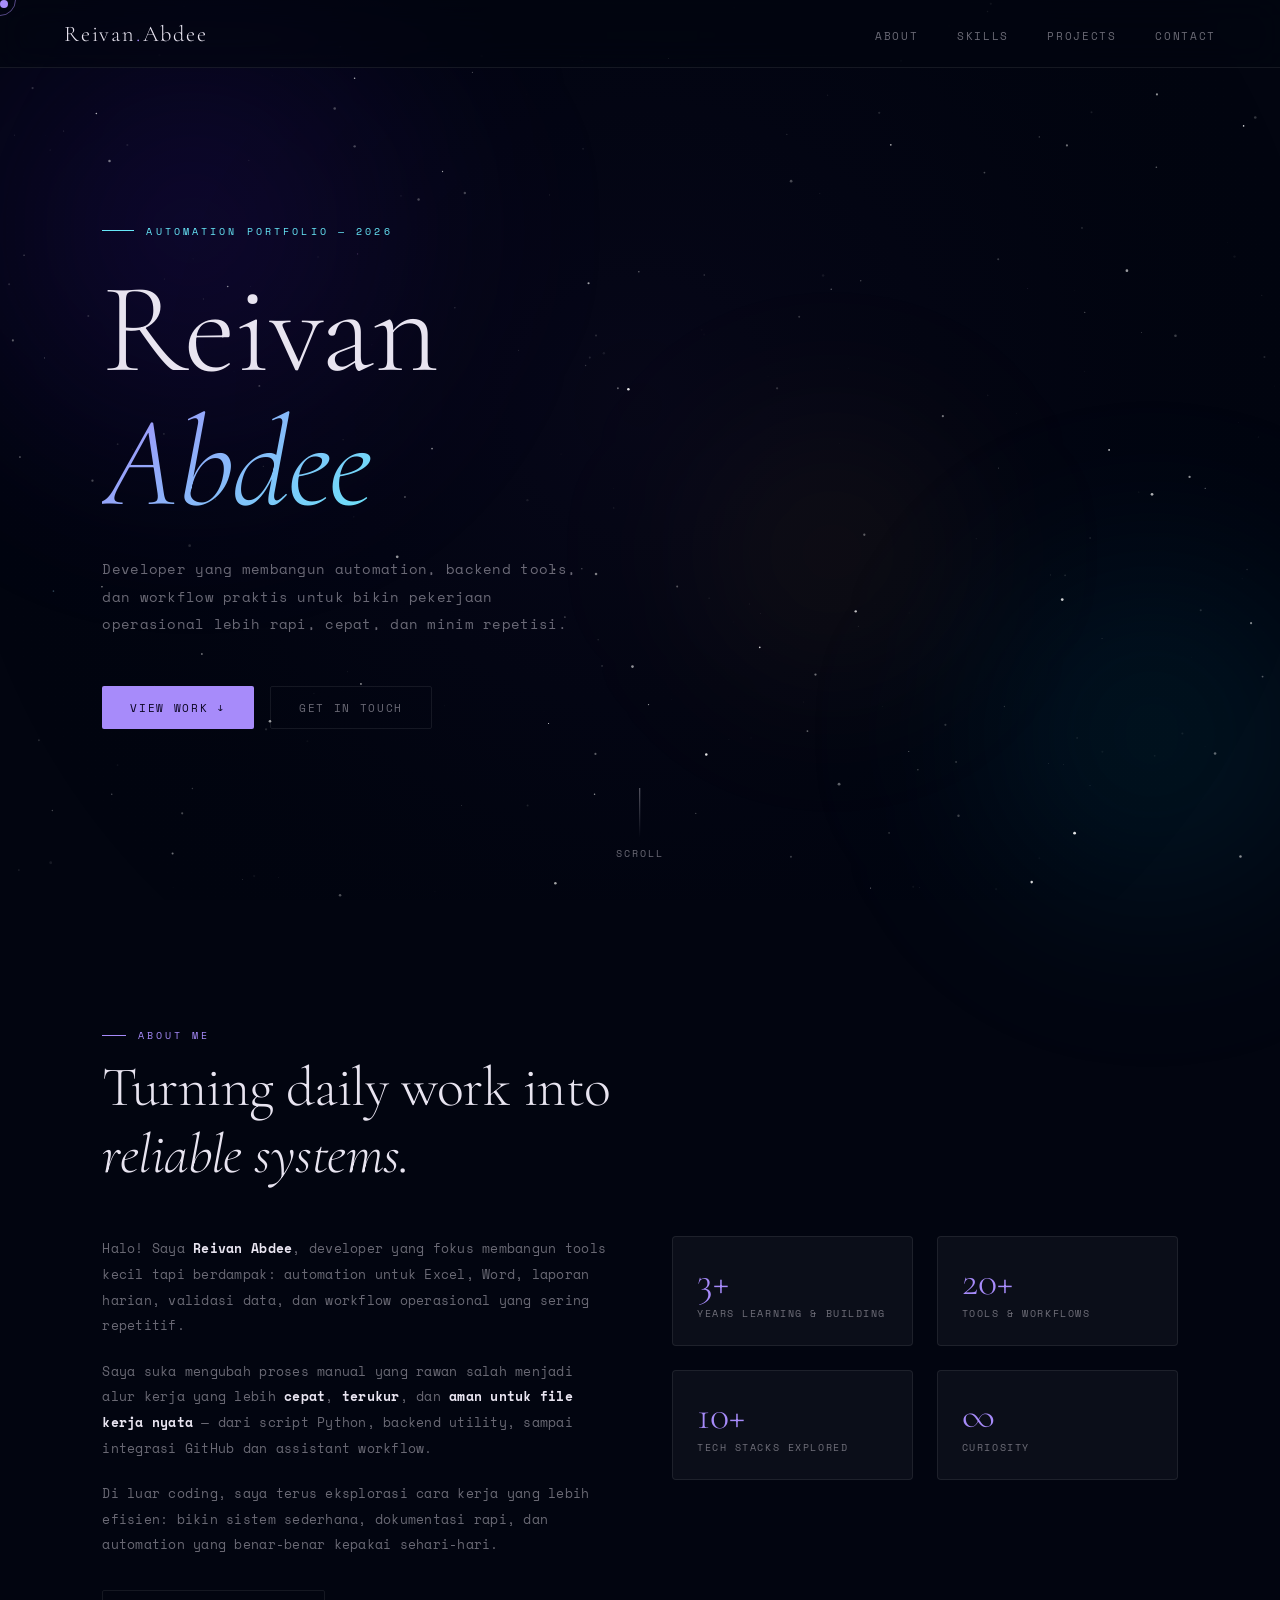
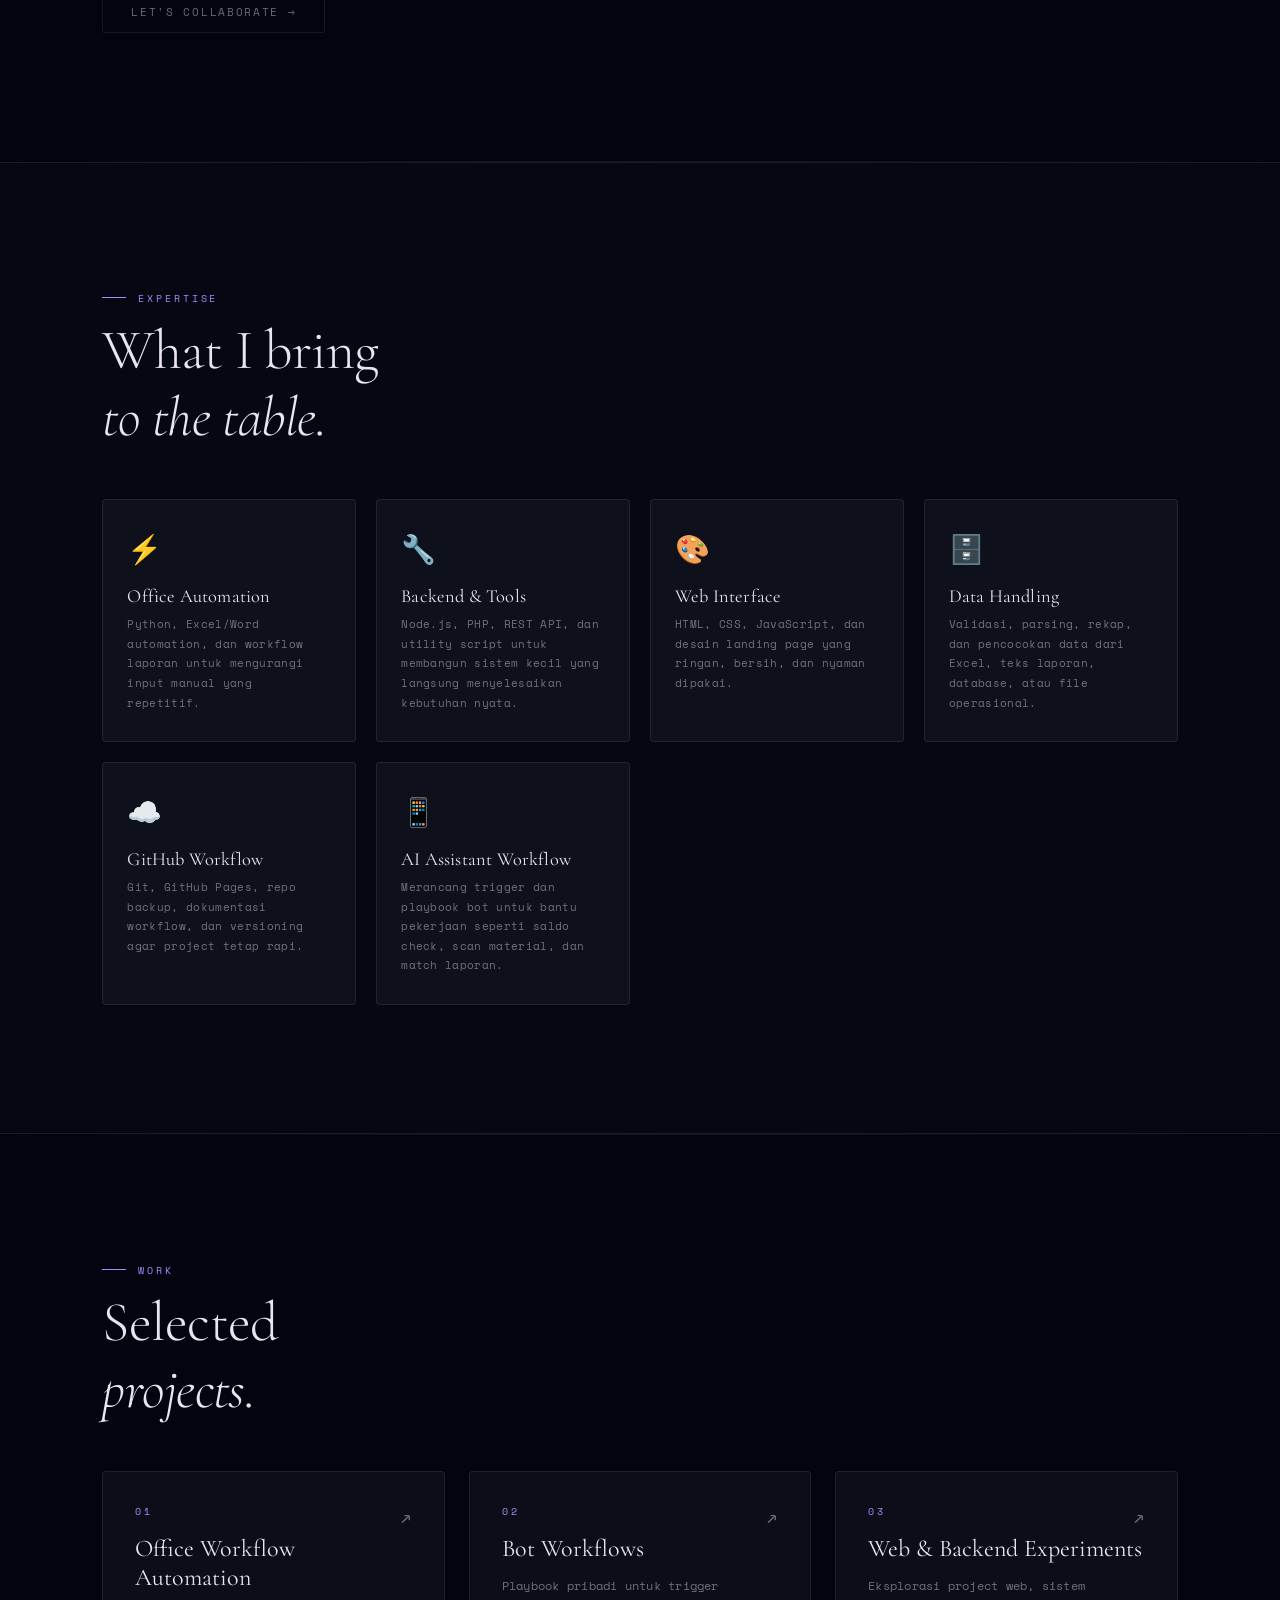
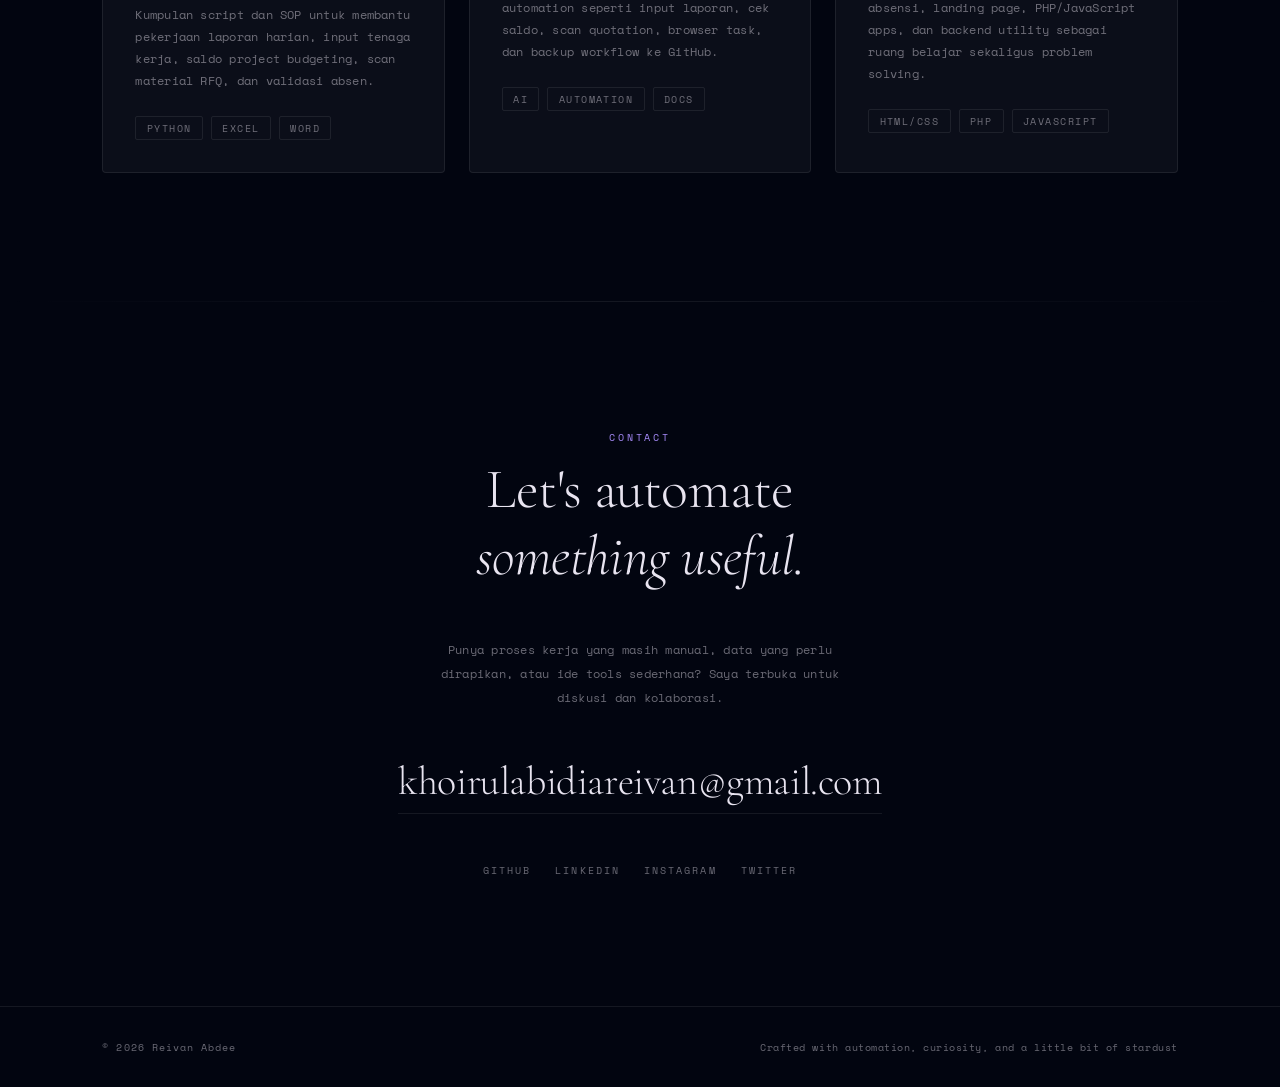
<file: index.html>
<!DOCTYPE html>
<html lang="id">
<head>
  <meta charset="UTF-8" />
  <meta name="viewport" content="width=device-width, initial-scale=1.0" />
  <title>Reivan Abdee — Automation Portfolio</title>
  <link rel="preconnect" href="https://fonts.googleapis.com" />
  <link rel="preconnect" href="https://fonts.gstatic.com" crossorigin />
  <link href="https://fonts.googleapis.com/css2?family=Cormorant+Garamond:ital,wght@0,300;0,400;0,600;1,300;1,400&family=Space+Mono:wght@400;700&display=swap" rel="stylesheet" />

  <style>
    *, *::before, *::after { box-sizing: border-box; margin: 0; padding: 0; }

    :root {
      --bg:        #020510;
      --surface:   rgba(255,255,255,0.04);
      --border:    rgba(255,255,255,0.08);
      --text:      #e8e4f0;
      --muted:     rgba(232,228,240,0.45);
      --accent:    #a78bfa;
      --accent2:   #67e8f9;
      --gold:      #fbbf24;
      --glow:      rgba(167,139,250,0.25);
    }

    html { scroll-behavior: smooth; }

    body {
      font-family: 'Space Mono', monospace;
      background: var(--bg);
      color: var(--text);
      min-height: 100vh;
      overflow-x: hidden;
    }

    #galaxy {
      position: fixed;
      inset: 0;
      z-index: 0;
      pointer-events: none;
    }

    .nebula {
      position: fixed;
      border-radius: 50%;
      filter: blur(80px);
      pointer-events: none;
      z-index: 0;
    }
    .nebula-1 {
      width: clamp(300px, 50vw, 700px);
      height: clamp(300px, 50vw, 700px);
      background: radial-gradient(circle, rgba(88,28,220,0.18) 0%, transparent 70%);
      top: -10%; left: -10%;
      animation: nebulaDrift 25s ease-in-out infinite alternate;
    }
    .nebula-2 {
      width: clamp(200px, 40vw, 600px);
      height: clamp(200px, 40vw, 600px);
      background: radial-gradient(circle, rgba(6,182,212,0.12) 0%, transparent 70%);
      bottom: -10%; right: -10%;
      animation: nebulaDrift 30s ease-in-out infinite alternate-reverse;
    }
    .nebula-3 {
      width: clamp(150px, 30vw, 400px);
      height: clamp(150px, 30vw, 400px);
      background: radial-gradient(circle, rgba(251,191,36,0.08) 0%, transparent 70%);
      top: 40%; left: 50%;
      animation: nebulaDrift 20s ease-in-out infinite alternate;
    }
    @keyframes nebulaDrift {
      0%   { transform: translate(0, 0) scale(1); }
      100% { transform: translate(40px, 30px) scale(1.15); }
    }

    .wrap { position: relative; z-index: 1; }

    nav {
      position: fixed;
      top: 0; left: 0; right: 0;
      z-index: 100;
      display: flex;
      justify-content: space-between;
      align-items: center;
      padding: 1.25rem clamp(1.5rem, 5vw, 4rem);
      background: rgba(2,5,16,0.6);
      backdrop-filter: blur(16px);
      border-bottom: 1px solid var(--border);
    }
    .nav-logo {
      font-family: 'Cormorant Garamond', serif;
      font-size: clamp(1.1rem, 2.5vw, 1.4rem);
      font-weight: 300;
      letter-spacing: 0.08em;
      color: var(--text);
      text-decoration: none;
    }
    .nav-logo span { color: var(--accent); }
    .nav-links {
      display: flex;
      gap: clamp(1rem, 3vw, 2.5rem);
      list-style: none;
    }
    .nav-links a {
      font-size: 0.7rem;
      letter-spacing: 0.15em;
      text-transform: uppercase;
      color: var(--muted);
      text-decoration: none;
      transition: color 0.3s;
      position: relative;
    }
    .nav-links a::after {
      content: '';
      position: absolute;
      bottom: -3px; left: 0;
      width: 0; height: 1px;
      background: var(--accent);
      transition: width 0.3s;
    }
    .nav-links a:hover { color: var(--text); }
    .nav-links a:hover::after { width: 100%; }

    #hero {
      min-height: 100vh;
      display: flex;
      flex-direction: column;
      justify-content: center;
      align-items: flex-start;
      padding: clamp(5rem, 10vw, 8rem) clamp(1.5rem, 8vw, 8rem) clamp(3rem, 6vw, 5rem);
    }
    .hero-tag {
      font-size: 0.65rem;
      letter-spacing: 0.3em;
      text-transform: uppercase;
      color: var(--accent2);
      margin-bottom: 1.5rem;
      display: flex;
      align-items: center;
      gap: 0.75rem;
      opacity: 0;
      animation: fadeUp 0.8s 0.3s forwards;
    }
    .hero-tag::before {
      content: '';
      width: 32px; height: 1px;
      background: var(--accent2);
    }
    .hero-name {
      font-family: 'Cormorant Garamond', serif;
      font-size: clamp(3rem, 10vw, 8rem);
      font-weight: 300;
      line-height: 1.05;
      letter-spacing: -0.01em;
      margin-bottom: 1.5rem;
      opacity: 0;
      animation: fadeUp 0.8s 0.5s forwards;
    }
    .hero-name em {
      font-style: italic;
      background: linear-gradient(135deg, var(--accent) 0%, var(--accent2) 100%);
      -webkit-background-clip: text;
      -webkit-text-fill-color: transparent;
      background-clip: text;
    }
    .hero-sub {
      font-size: clamp(0.75rem, 1.5vw, 0.9rem);
      color: var(--muted);
      max-width: 480px;
      line-height: 1.9;
      letter-spacing: 0.02em;
      margin-bottom: 3rem;
      opacity: 0;
      animation: fadeUp 0.8s 0.7s forwards;
    }
    .hero-cta {
      display: flex;
      gap: 1rem;
      flex-wrap: wrap;
      opacity: 0;
      animation: fadeUp 0.8s 0.9s forwards;
    }
    .btn {
      display: inline-flex;
      align-items: center;
      gap: 0.5rem;
      padding: 0.75rem 1.75rem;
      border-radius: 2px;
      font-family: 'Space Mono', monospace;
      font-size: 0.7rem;
      letter-spacing: 0.15em;
      text-transform: uppercase;
      text-decoration: none;
      transition: all 0.3s;
      cursor: pointer;
      border: none;
    }
    .btn-primary {
      background: var(--accent);
      color: #0a0520;
    }
    .btn-primary:hover {
      background: #c4b5fd;
      transform: translateY(-2px);
      box-shadow: 0 8px 30px var(--glow);
    }
    .btn-outline {
      background: transparent;
      border: 1px solid var(--border);
      color: var(--muted);
    }
    .btn-outline:hover {
      border-color: var(--accent);
      color: var(--accent);
      transform: translateY(-2px);
    }

    .scroll-hint {
      position: absolute;
      bottom: 2.5rem;
      left: 50%;
      transform: translateX(-50%);
      display: flex;
      flex-direction: column;
      align-items: center;
      gap: 0.5rem;
      opacity: 0;
      animation: fadeIn 1s 1.5s forwards;
    }
    .scroll-hint span {
      font-size: 0.6rem;
      letter-spacing: 0.2em;
      text-transform: uppercase;
      color: var(--muted);
    }
    .scroll-line {
      width: 1px;
      height: 50px;
      background: linear-gradient(to bottom, var(--muted), transparent);
      animation: scrollPulse 2s ease-in-out infinite;
    }
    @keyframes scrollPulse {
      0%,100% { opacity: 0.3; transform: scaleY(1); }
      50%      { opacity: 1;   transform: scaleY(0.6) translateY(10px); }
    }

    section {
      padding: clamp(4rem, 10vw, 8rem) clamp(1.5rem, 8vw, 8rem);
    }
    .section-label {
      font-size: 0.6rem;
      letter-spacing: 0.3em;
      text-transform: uppercase;
      color: var(--accent);
      margin-bottom: 0.75rem;
      display: flex;
      align-items: center;
      gap: 0.75rem;
    }
    .section-label::before {
      content: '';
      width: 24px; height: 1px;
      background: var(--accent);
    }
    .section-title {
      font-family: 'Cormorant Garamond', serif;
      font-size: clamp(2rem, 5vw, 3.5rem);
      font-weight: 300;
      line-height: 1.2;
      margin-bottom: 3rem;
      letter-spacing: -0.01em;
    }

    #about .about-grid {
      display: grid;
      grid-template-columns: 1fr 1fr;
      gap: clamp(2rem, 5vw, 5rem);
      align-items: start;
    }
    @media (max-width: 700px) {
      #about .about-grid { grid-template-columns: 1fr; }
    }
    .about-text p {
      color: var(--muted);
      line-height: 2;
      font-size: 0.8rem;
      letter-spacing: 0.02em;
      margin-bottom: 1.25rem;
    }
    .about-text p strong { color: var(--text); font-weight: 700; }
    .stat-grid {
      display: grid;
      grid-template-columns: 1fr 1fr;
      gap: 1.5rem;
    }
    .stat-card {
      padding: 1.5rem;
      background: var(--surface);
      border: 1px solid var(--border);
      border-radius: 4px;
      transition: border-color 0.3s, transform 0.3s;
    }
    .stat-card:hover {
      border-color: var(--accent);
      transform: translateY(-4px);
    }
    .stat-num {
      font-family: 'Cormorant Garamond', serif;
      font-size: 2.5rem;
      font-weight: 300;
      color: var(--accent);
      line-height: 1;
      margin-bottom: 0.25rem;
    }
    .stat-label {
      font-size: 0.65rem;
      letter-spacing: 0.15em;
      text-transform: uppercase;
      color: var(--muted);
    }

    #skills {
      background: rgba(255,255,255,0.015);
      border-top: 1px solid var(--border);
      border-bottom: 1px solid var(--border);
    }
    .skills-grid {
      display: grid;
      grid-template-columns: repeat(auto-fit, minmax(min(100%, 220px), 1fr));
      gap: 1.25rem;
    }
    .skill-card {
      padding: 1.75rem 1.5rem;
      background: var(--surface);
      border: 1px solid var(--border);
      border-radius: 4px;
      position: relative;
      overflow: hidden;
      transition: all 0.3s;
    }
    .skill-card::before {
      content: '';
      position: absolute;
      top: 0; left: 0; right: 0;
      height: 2px;
      background: linear-gradient(90deg, var(--accent), var(--accent2));
      transform: scaleX(0);
      transform-origin: left;
      transition: transform 0.4s;
    }
    .skill-card:hover::before { transform: scaleX(1); }
    .skill-card:hover {
      border-color: rgba(167,139,250,0.3);
      transform: translateY(-4px);
      box-shadow: 0 12px 40px rgba(0,0,0,0.4);
    }
    .skill-icon {
      font-size: 1.75rem;
      margin-bottom: 1rem;
      display: block;
    }
    .skill-name {
      font-family: 'Cormorant Garamond', serif;
      font-size: 1.15rem;
      font-weight: 400;
      margin-bottom: 0.5rem;
      letter-spacing: 0.01em;
    }
    .skill-desc {
      font-size: 0.68rem;
      color: var(--muted);
      line-height: 1.8;
      letter-spacing: 0.03em;
    }

    .projects-grid {
      display: grid;
      grid-template-columns: repeat(auto-fit, minmax(min(100%, 300px), 1fr));
      gap: 1.5rem;
    }
    .project-card {
      padding: 2rem;
      background: var(--surface);
      border: 1px solid var(--border);
      border-radius: 4px;
      position: relative;
      overflow: hidden;
      transition: all 0.3s;
      cursor: pointer;
      text-decoration: none;
      color: inherit;
      display: block;
    }
    .project-card .glow-bg {
      position: absolute;
      inset: 0;
      background: radial-gradient(ellipse at 50% 0%, rgba(167,139,250,0.1) 0%, transparent 70%);
      opacity: 0;
      transition: opacity 0.4s;
    }
    .project-card:hover .glow-bg { opacity: 1; }
    .project-card:hover {
      border-color: rgba(167,139,250,0.35);
      transform: translateY(-5px);
      box-shadow: 0 20px 60px rgba(0,0,0,0.5);
    }
    .project-num {
      font-size: 0.6rem;
      letter-spacing: 0.3em;
      color: var(--accent);
      margin-bottom: 1rem;
      font-family: 'Space Mono', monospace;
    }
    .project-title {
      font-family: 'Cormorant Garamond', serif;
      font-size: 1.5rem;
      font-weight: 400;
      margin-bottom: 0.75rem;
      position: relative;
    }
    .project-desc {
      font-size: 0.72rem;
      color: var(--muted);
      line-height: 1.9;
      letter-spacing: 0.02em;
      margin-bottom: 1.5rem;
      position: relative;
    }
    .project-tags {
      display: flex;
      flex-wrap: wrap;
      gap: 0.5rem;
      position: relative;
    }
    .tag {
      font-size: 0.6rem;
      letter-spacing: 0.15em;
      text-transform: uppercase;
      padding: 0.25rem 0.65rem;
      border: 1px solid var(--border);
      border-radius: 2px;
      color: var(--muted);
    }
    .project-arrow {
      position: absolute;
      top: 2rem; right: 2rem;
      font-size: 1.2rem;
      color: var(--muted);
      transition: all 0.3s;
    }
    .project-card:hover .project-arrow {
      color: var(--accent);
      transform: translate(4px, -4px);
    }

    #contact {
      text-align: center;
    }
    #contact .section-label { justify-content: center; }
    #contact .section-label::before { display: none; }
    .contact-sub {
      font-size: 0.78rem;
      color: var(--muted);
      max-width: 420px;
      margin: 0 auto 3rem;
      line-height: 1.9;
      letter-spacing: 0.02em;
    }
    .contact-email {
      font-family: 'Cormorant Garamond', serif;
      font-size: clamp(1.5rem, 4vw, 2.5rem);
      font-weight: 300;
      letter-spacing: -0.01em;
      color: var(--text);
      text-decoration: none;
      display: inline-block;
      margin-bottom: 3rem;
      border-bottom: 1px solid var(--border);
      padding-bottom: 0.5rem;
      transition: border-color 0.3s, color 0.3s;
    }
    .contact-email:hover {
      color: var(--accent);
      border-color: var(--accent);
    }
    .social-links {
      display: flex;
      justify-content: center;
      gap: 1.5rem;
      flex-wrap: wrap;
    }
    .social-link {
      font-size: 0.65rem;
      letter-spacing: 0.2em;
      text-transform: uppercase;
      color: var(--muted);
      text-decoration: none;
      transition: color 0.3s;
    }
    .social-link:hover { color: var(--accent2); }

    footer {
      padding: 2rem clamp(1.5rem, 8vw, 8rem);
      border-top: 1px solid var(--border);
      display: flex;
      justify-content: space-between;
      align-items: center;
      flex-wrap: wrap;
      gap: 1rem;
      font-size: 0.65rem;
      letter-spacing: 0.1em;
      color: var(--muted);
      position: relative;
      z-index: 1;
    }

    .divider {
      width: 100%;
      height: 1px;
      background: linear-gradient(90deg, transparent, var(--border), transparent);
      margin: 0;
    }

    @keyframes fadeUp {
      from { opacity: 0; transform: translateY(20px); }
      to   { opacity: 1; transform: translateY(0); }
    }
    @keyframes fadeIn {
      from { opacity: 0; }
      to   { opacity: 1; }
    }

    .hamburger {
      display: none;
      flex-direction: column;
      gap: 5px;
      cursor: pointer;
      padding: 4px;
      background: transparent;
      border: 0;
    }
    .hamburger span {
      display: block;
      width: 22px; height: 1px;
      background: var(--text);
      transition: all 0.3s;
    }
    @media (max-width: 600px) {
      .hamburger { display: flex; }
      .nav-links {
        display: none;
        position: fixed;
        top: 0; left: 0; right: 0; bottom: 0;
        background: rgba(2,5,16,0.97);
        flex-direction: column;
        justify-content: center;
        align-items: center;
        gap: 2.5rem;
        z-index: 99;
      }
      .nav-links.open { display: flex; }
      .nav-links a { font-size: 0.85rem; }
    }

    .cursor {
      display: none;
      position: fixed;
      width: 8px; height: 8px;
      background: var(--accent);
      border-radius: 50%;
      pointer-events: none;
      z-index: 9999;
      transition: transform 0.15s, opacity 0.3s;
      mix-blend-mode: screen;
    }
    .cursor-ring {
      display: none;
      position: fixed;
      width: 32px; height: 32px;
      border: 1px solid rgba(167,139,250,0.5);
      border-radius: 50%;
      pointer-events: none;
      z-index: 9998;
      transition: width 0.3s, height 0.3s, opacity 0.3s;
    }
    @media (pointer: fine) {
      .cursor, .cursor-ring { display: block; }
      body { cursor: none; }
      a, button { cursor: none; }
    }

    .reveal {
      opacity: 0;
      transform: translateY(30px);
      transition: opacity 0.8s, transform 0.8s;
    }
    .reveal.visible {
      opacity: 1;
      transform: translateY(0);
    }
  </style>
</head>
<body>
<div class="cursor" id="cursor"></div>
<div class="cursor-ring" id="cursorRing"></div>
<div class="nebula nebula-1"></div>
<div class="nebula nebula-2"></div>
<div class="nebula nebula-3"></div>
<canvas id="galaxy"></canvas>

<div class="wrap">
  <nav>
    <a href="#hero" class="nav-logo">Reivan<span>.</span>Abdee</a>
    <button class="hamburger" id="burger" aria-label="Menu">
      <span></span><span></span><span></span>
    </button>
    <ul class="nav-links" id="navLinks">
      <li><a href="#about">About</a></li>
      <li><a href="#skills">Skills</a></li>
      <li><a href="#projects">Projects</a></li>
      <li><a href="#contact">Contact</a></li>
    </ul>
  </nav>

  <section id="hero" style="position:relative;">
    <div class="hero-tag">Automation Portfolio — 2026</div>
    <h1 class="hero-name">Reivan<br /><em>Abdee</em></h1>
    <p class="hero-sub">
      Developer yang membangun automation, backend tools, dan workflow praktis untuk bikin pekerjaan operasional lebih rapi, cepat, dan minim repetisi.
    </p>
    <div class="hero-cta">
      <a href="#projects" class="btn btn-primary">View Work ↓</a>
      <a href="#contact" class="btn btn-outline">Get in Touch</a>
    </div>
    <div class="scroll-hint">
      <div class="scroll-line"></div>
      <span>Scroll</span>
    </div>
  </section>

  <section id="about">
    <div class="section-label">About Me</div>
    <h2 class="section-title reveal">Turning daily work into<br /><em style="font-family:'Cormorant Garamond',serif;font-style:italic;">reliable systems.</em></h2>
    <div class="about-grid">
      <div class="about-text reveal">
        <p>Halo! Saya <strong>Reivan Abdee</strong>, developer yang fokus membangun tools kecil tapi berdampak: automation untuk Excel, Word, laporan harian, validasi data, dan workflow operasional yang sering repetitif.</p>
        <p>Saya suka mengubah proses manual yang rawan salah menjadi alur kerja yang lebih <strong>cepat</strong>, <strong>terukur</strong>, dan <strong>aman untuk file kerja nyata</strong> — dari script Python, backend utility, sampai integrasi GitHub dan assistant workflow.</p>
        <p>Di luar coding, saya terus eksplorasi cara kerja yang lebih efisien: bikin sistem sederhana, dokumentasi rapi, dan automation yang benar-benar kepakai sehari-hari.</p>
        <div style="margin-top:2rem;">
          <a href="#contact" class="btn btn-outline">Let's Collaborate →</a>
        </div>
      </div>
      <div class="stat-grid reveal">
        <div class="stat-card">
          <div class="stat-num">3+</div>
          <div class="stat-label">Years Learning & Building</div>
        </div>
        <div class="stat-card">
          <div class="stat-num">20+</div>
          <div class="stat-label">Tools & Workflows</div>
        </div>
        <div class="stat-card">
          <div class="stat-num">10+</div>
          <div class="stat-label">Tech Stacks Explored</div>
        </div>
        <div class="stat-card">
          <div class="stat-num">∞</div>
          <div class="stat-label">Curiosity</div>
        </div>
      </div>
    </div>
  </section>

  <div class="divider"></div>

  <section id="skills">
    <div class="section-label">Expertise</div>
    <h2 class="section-title reveal">What I bring<br /><em style="font-family:'Cormorant Garamond',serif;font-style:italic;">to the table.</em></h2>
    <div class="skills-grid">
      <div class="skill-card reveal">
        <span class="skill-icon">⚡</span>
        <div class="skill-name">Office Automation</div>
        <div class="skill-desc">Python, Excel/Word automation, dan workflow laporan untuk mengurangi input manual yang repetitif.</div>
      </div>
      <div class="skill-card reveal" style="transition-delay:0.1s">
        <span class="skill-icon">🔧</span>
        <div class="skill-name">Backend & Tools</div>
        <div class="skill-desc">Node.js, PHP, REST API, dan utility script untuk membangun sistem kecil yang langsung menyelesaikan kebutuhan nyata.</div>
      </div>
      <div class="skill-card reveal" style="transition-delay:0.2s">
        <span class="skill-icon">🎨</span>
        <div class="skill-name">Web Interface</div>
        <div class="skill-desc">HTML, CSS, JavaScript, dan desain landing page yang ringan, bersih, dan nyaman dipakai.</div>
      </div>
      <div class="skill-card reveal" style="transition-delay:0.3s">
        <span class="skill-icon">🗄️</span>
        <div class="skill-name">Data Handling</div>
        <div class="skill-desc">Validasi, parsing, rekap, dan pencocokan data dari Excel, teks laporan, database, atau file operasional.</div>
      </div>
      <div class="skill-card reveal" style="transition-delay:0.4s">
        <span class="skill-icon">☁️</span>
        <div class="skill-name">GitHub Workflow</div>
        <div class="skill-desc">Git, GitHub Pages, repo backup, dokumentasi workflow, dan versioning agar project tetap rapi.</div>
      </div>
      <div class="skill-card reveal" style="transition-delay:0.5s">
        <span class="skill-icon">📱</span>
        <div class="skill-name">AI Assistant Workflow</div>
        <div class="skill-desc">Merancang trigger dan playbook bot untuk bantu pekerjaan seperti saldo check, scan material, dan match laporan.</div>
      </div>
    </div>
  </section>

  <div class="divider"></div>

  <section id="projects">
    <div class="section-label">Work</div>
    <h2 class="section-title reveal">Selected<br /><em style="font-family:'Cormorant Garamond',serif;font-style:italic;">projects.</em></h2>
    <div class="projects-grid">
      <a href="#" class="project-card reveal">
        <div class="glow-bg"></div>
        <div class="project-arrow">↗</div>
        <div class="project-num">01</div>
        <div class="project-title">Office Workflow Automation</div>
        <div class="project-desc">Kumpulan script dan SOP untuk membantu pekerjaan laporan harian, input tenaga kerja, saldo project budgeting, scan material RFQ, dan validasi absen.</div>
        <div class="project-tags">
          <span class="tag">Python</span>
          <span class="tag">Excel</span>
          <span class="tag">Word</span>
        </div>
      </a>
      <a href="#" class="project-card reveal" style="transition-delay:0.1s">
        <div class="glow-bg"></div>
        <div class="project-arrow">↗</div>
        <div class="project-num">02</div>
        <div class="project-title">Bot Workflows</div>
        <div class="project-desc">Playbook pribadi untuk trigger automation seperti input laporan, cek saldo, scan quotation, browser task, dan backup workflow ke GitHub.</div>
        <div class="project-tags">
          <span class="tag">AI</span>
          <span class="tag">Automation</span>
          <span class="tag">Docs</span>
        </div>
      </a>
      <a href="#" class="project-card reveal" style="transition-delay:0.2s">
        <div class="glow-bg"></div>
        <div class="project-arrow">↗</div>
        <div class="project-num">03</div>
        <div class="project-title">Web & Backend Experiments</div>
        <div class="project-desc">Eksplorasi project web, sistem absensi, landing page, PHP/JavaScript apps, dan backend utility sebagai ruang belajar sekaligus problem solving.</div>
        <div class="project-tags">
          <span class="tag">HTML/CSS</span>
          <span class="tag">PHP</span>
          <span class="tag">JavaScript</span>
        </div>
      </a>
    </div>
  </section>

  <div class="divider"></div>

  <section id="contact">
    <div class="section-label">Contact</div>
    <h2 class="section-title reveal">Let's automate<br /><em style="font-family:'Cormorant Garamond',serif;font-style:italic;">something useful.</em></h2>
    <p class="contact-sub reveal">Punya proses kerja yang masih manual, data yang perlu dirapikan, atau ide tools sederhana? Saya terbuka untuk diskusi dan kolaborasi.</p>
    <a href="mailto:khoirulabidiareivan@gmail.com" class="contact-email reveal">khoirulabidiareivan@gmail.com</a>
    <div class="social-links reveal">
      <a href="https://github.com/reivanabdee" class="social-link">GitHub</a>
      <a href="https://www.linkedin.com/in/khoirul-abidia-reivan-693891159/" class="social-link">LinkedIn</a>
      <a href="https://instagram.com/reivanabdee" class="social-link">Instagram</a>
      <a href="https://x.com/reivanabdee" class="social-link">Twitter</a>
    </div>
  </section>

  <footer>
    <span>© 2026 Reivan Abdee</span>
    <span style="letter-spacing:0.05em;">Crafted with automation, curiosity, and a little bit of stardust</span>
  </footer>
</div>

<script>
(function() {
  const canvas = document.getElementById('galaxy');
  const ctx = canvas.getContext('2d');
  let W, H, stars = [], shooters = [], dpr = window.devicePixelRatio || 1;

  function resize() {
    W = window.innerWidth;
    H = window.innerHeight;
    canvas.width  = W * dpr;
    canvas.height = H * dpr;
    canvas.style.width  = W + 'px';
    canvas.style.height = H + 'px';
    ctx.scale(dpr, dpr);
    initStars();
  }

  function initStars() {
    stars = [];
    const count = Math.floor((W * H) / 4000);
    for (let i = 0; i < count; i++) {
      stars.push({
        x: Math.random() * W,
        y: Math.random() * H,
        r: Math.random() * 1.2 + 0.2,
        a: Math.random(),
        speed: Math.random() * 0.004 + 0.001,
        phase: Math.random() * Math.PI * 2,
        hue: Math.random() < 0.15 ? (Math.random() < 0.5 ? 200 : 280) : 0,
        sat: Math.random() < 0.15 ? 80 : 0,
      });
    }
  }

  function spawnShooter() {
    const angle = (Math.random() * 30 + 20) * Math.PI / 180;
    const speed = Math.random() * 8 + 6;
    shooters.push({
      x: Math.random() * W * 0.8,
      y: Math.random() * H * 0.4,
      vx: Math.cos(angle) * speed,
      vy: Math.sin(angle) * speed,
      len: Math.random() * 120 + 60,
      alpha: 1,
      width: Math.random() * 1.2 + 0.5,
      life: 0,
      maxLife: Math.random() * 60 + 40,
      trail: [],
    });
  }

  let frameCount = 0;
  function draw() {
    ctx.clearRect(0, 0, W, H);
    frameCount++;

    const cx = W * 0.5, cy = H * 0.45;
    const grd = ctx.createRadialGradient(cx, cy, 0, cx, cy, W * 0.55);
    grd.addColorStop(0, 'rgba(80,40,140,0.07)');
    grd.addColorStop(0.5, 'rgba(40,20,80,0.04)');
    grd.addColorStop(1, 'rgba(0,0,0,0)');
    ctx.fillStyle = grd;
    ctx.fillRect(0, 0, W, H);

    for (const s of stars) {
      s.phase += s.speed;
      const alpha = s.a * (0.5 + 0.5 * Math.sin(s.phase));
      ctx.beginPath();
      ctx.arc(s.x, s.y, s.r, 0, Math.PI * 2);
      if (s.hue) {
        ctx.fillStyle = `hsla(${s.hue},${s.sat}%,80%,${alpha})`;
      } else {
        ctx.fillStyle = `rgba(255,255,255,${alpha})`;
      }
      ctx.fill();
    }

    if (frameCount % 90 === 0 && Math.random() < 0.6) spawnShooter();
    if (frameCount % 200 === 0 && Math.random() < 0.4) spawnShooter();

    for (let i = shooters.length - 1; i >= 0; i--) {
      const s = shooters[i];
      s.trail.push({ x: s.x, y: s.y });
      if (s.trail.length > 20) s.trail.shift();

      s.x += s.vx;
      s.y += s.vy;
      s.life++;
      s.alpha = 1 - s.life / s.maxLife;

      if (s.trail.length > 1) {
        ctx.beginPath();
        ctx.moveTo(s.trail[0].x, s.trail[0].y);
        for (let t = 1; t < s.trail.length; t++) {
          ctx.lineTo(s.trail[t].x, s.trail[t].y);
        }
        const tailGrad = ctx.createLinearGradient(
          s.trail[0].x, s.trail[0].y,
          s.x, s.y
        );
        tailGrad.addColorStop(0, `rgba(167,139,250,0)`);
        tailGrad.addColorStop(0.5, `rgba(167,139,250,${s.alpha * 0.4})`);
        tailGrad.addColorStop(1, `rgba(220,200,255,${s.alpha})`);
        ctx.strokeStyle = tailGrad;
        ctx.lineWidth = s.width;
        ctx.lineCap = 'round';
        ctx.stroke();
      }

      const headGlow = ctx.createRadialGradient(s.x, s.y, 0, s.x, s.y, 6);
      headGlow.addColorStop(0, `rgba(240,220,255,${s.alpha})`);
      headGlow.addColorStop(1, `rgba(167,139,250,0)`);
      ctx.beginPath();
      ctx.arc(s.x, s.y, 6, 0, Math.PI * 2);
      ctx.fillStyle = headGlow;
      ctx.fill();

      if (s.life >= s.maxLife || s.x > W + 50 || s.y > H + 50) {
        shooters.splice(i, 1);
      }
    }

    requestAnimationFrame(draw);
  }

  window.addEventListener('resize', resize);
  resize();
  draw();
})();

(function() {
  const cursor = document.getElementById('cursor');
  const ring = document.getElementById('cursorRing');
  let mx = 0, my = 0, rx = 0, ry = 0;

  document.addEventListener('mousemove', e => {
    mx = e.clientX; my = e.clientY;
    cursor.style.left = mx - 4 + 'px';
    cursor.style.top  = my - 4 + 'px';
  });

  function animateRing() {
    rx += (mx - rx - 16) * 0.12;
    ry += (my - ry - 16) * 0.12;
    ring.style.left = rx + 'px';
    ring.style.top  = ry + 'px';
    requestAnimationFrame(animateRing);
  }
  animateRing();

  document.querySelectorAll('a, button').forEach(el => {
    el.addEventListener('mouseenter', () => {
      cursor.style.transform = 'scale(2.5)';
      ring.style.width = ring.style.height = '48px';
    });
    el.addEventListener('mouseleave', () => {
      cursor.style.transform = 'scale(1)';
      ring.style.width = ring.style.height = '32px';
    });
  });
})();

(function() {
  const obs = new IntersectionObserver((entries) => {
    entries.forEach(e => {
      if (e.isIntersecting) {
        e.target.classList.add('visible');
        obs.unobserve(e.target);
      }
    });
  }, { threshold: 0.12 });

  document.querySelectorAll('.reveal').forEach(el => obs.observe(el));
})();

(function() {
  const burger = document.getElementById('burger');
  const nav = document.getElementById('navLinks');
  burger.addEventListener('click', () => nav.classList.toggle('open'));
  nav.querySelectorAll('a').forEach(a => {
    a.addEventListener('click', () => nav.classList.remove('open'));
  });
})();
</script>
</body>
</html>
</file>
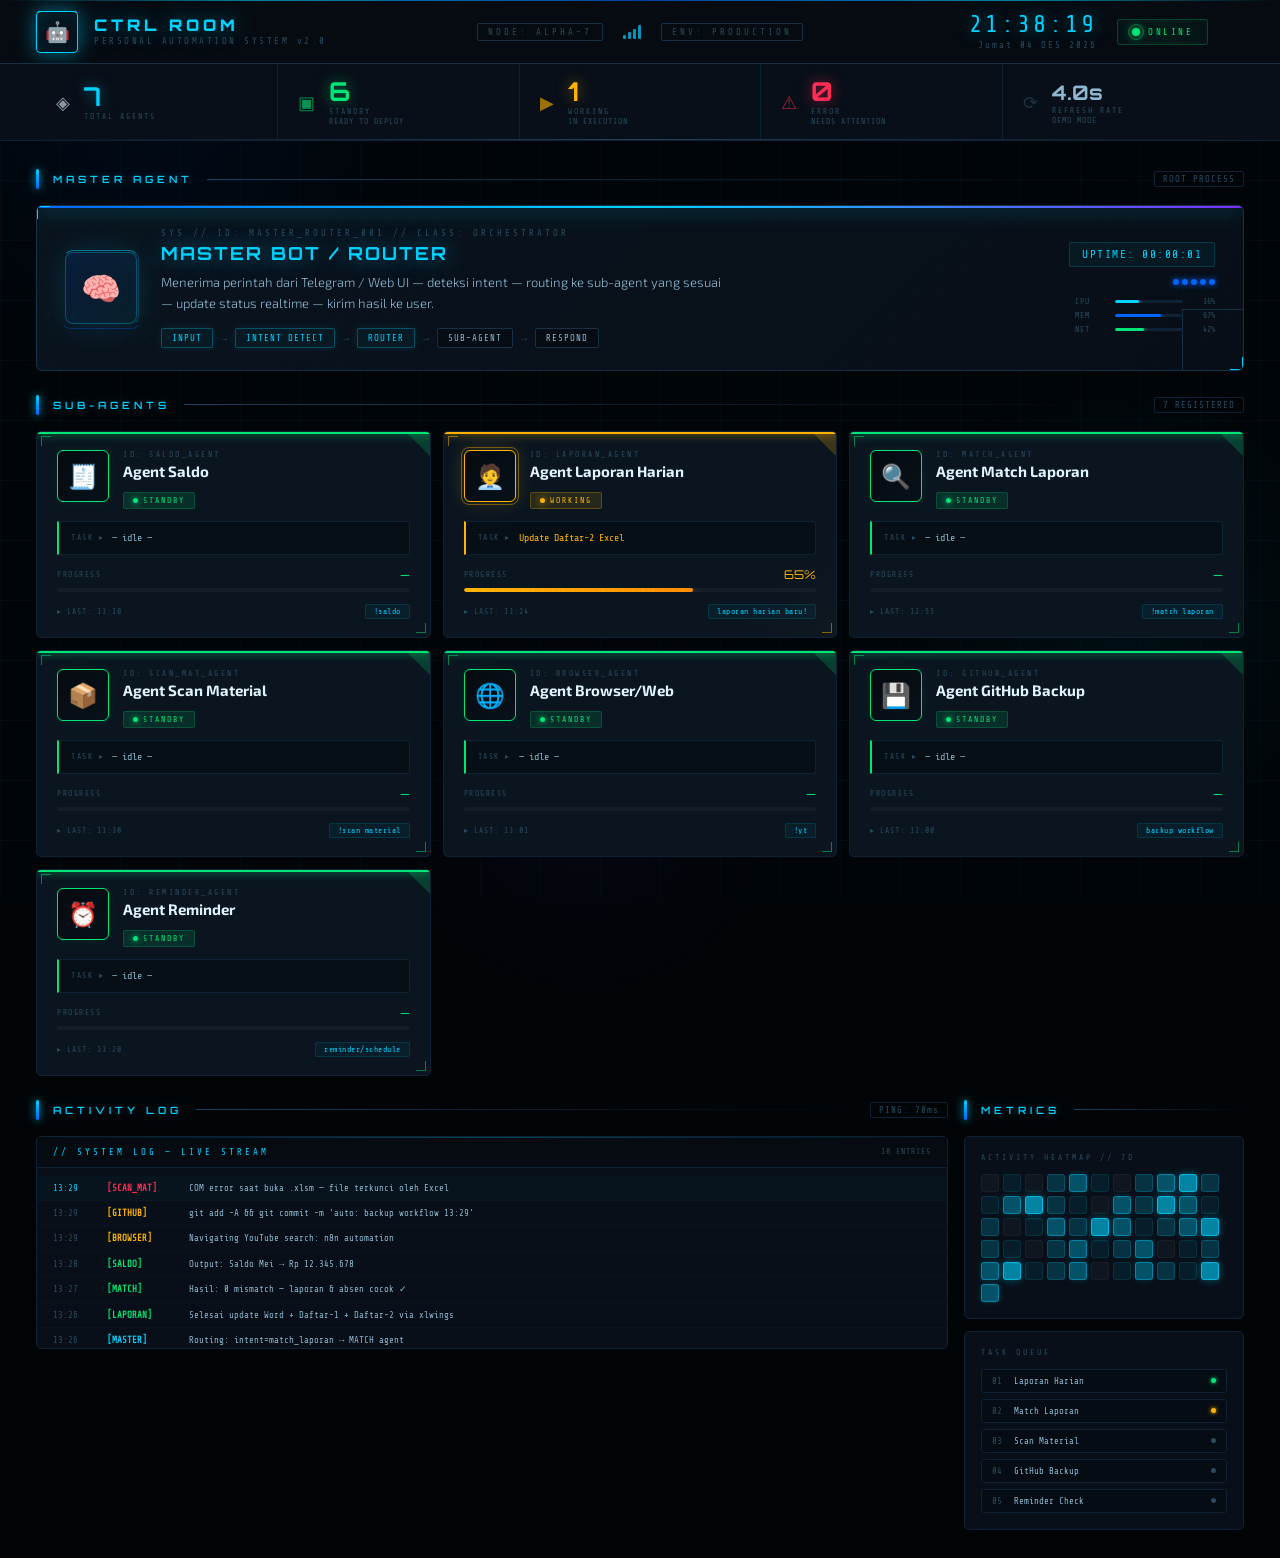
<file: bot/index.html>
<!DOCTYPE html>
<html lang="id">
<head>
<meta charset="UTF-8">
<meta name="viewport" content="width=device-width, initial-scale=1.0">
<title>BOT CONTROL ROOM</title>
<style>
@import url('https://fonts.googleapis.com/css2?family=Share+Tech+Mono&family=Exo+2:wght@300;400;600;700;800&family=Orbitron:wght@400;600;700;900&display=swap');

:root {
  --bg-void: #020508;
  --bg-deep: #060c12;
  --bg-panel: #080f18;
  --bg-card: #0a1520;
  --bg-card-hover: #0e1d2b;
  --border: #0f2235;
  --border-mid: #163045;
  --border-bright: #1d4060;
  --border-glow: rgba(0,210,255,0.25);

  --cyan: #00d2ff;
  --cyan-dim: rgba(0,210,255,0.15);
  --cyan-glow: rgba(0,210,255,0.5);
  --blue: #0066ff;
  --purple: #7b2fff;

  --standby: #00e676;
  --standby-dim: rgba(0,230,118,0.12);
  --working: #ffb300;
  --working-dim: rgba(255,179,0,0.12);
  --error: #ff2d55;
  --error-dim: rgba(255,45,85,0.12);
  --offline: #2a4050;

  --text-bright: #e0f4ff;
  --text-primary: #8db8d0;
  --text-dim: #2a4a5e;
  --text-ghost: #142030;

  --grid: rgba(0,210,255,0.03);
  --hex-opacity: 0.015;
}

* { margin:0; padding:0; box-sizing:border-box; }

body {
  background: var(--bg-void);
  font-family: 'Exo 2', sans-serif;
  color: var(--text-bright);
  min-height: 100vh;
  overflow-x: hidden;
  cursor: crosshair;
}

/* ── HEX GRID BACKGROUND ── */
body::before {
  content: '';
  position: fixed; inset: 0;
  background-image:
    linear-gradient(var(--grid) 1px, transparent 1px),
    linear-gradient(90deg, var(--grid) 1px, transparent 1px);
  background-size: 60px 60px;
  z-index: 0; pointer-events: none;
}

/* ── SCAN LINE OVERLAY ── */
body::after {
  content: '';
  position: fixed; inset: 0;
  background: repeating-linear-gradient(
    0deg, transparent, transparent 3px,
    rgba(0,210,255,0.012) 3px, rgba(0,210,255,0.012) 4px
  );
  z-index: 0; pointer-events: none;
}

/* ── AMBIENT GLOW ORBS ── */
.ambient {
  position: fixed; pointer-events: none; z-index: 0;
}
.ambient-1 {
  width: 600px; height: 600px;
  top: -200px; left: -150px;
  background: radial-gradient(circle, rgba(0,100,255,0.06) 0%, transparent 70%);
  animation: drift1 12s ease-in-out infinite;
}
.ambient-2 {
  width: 500px; height: 500px;
  top: 40%; right: -100px;
  background: radial-gradient(circle, rgba(0,210,255,0.05) 0%, transparent 70%);
  animation: drift2 15s ease-in-out infinite;
}
.ambient-3 {
  width: 400px; height: 400px;
  bottom: -100px; left: 30%;
  background: radial-gradient(circle, rgba(123,47,255,0.04) 0%, transparent 70%);
  animation: drift3 18s ease-in-out infinite;
}
@keyframes drift1 { 0%,100%{transform:translate(0,0)} 50%{transform:translate(30px,20px)} }
@keyframes drift2 { 0%,100%{transform:translate(0,0)} 50%{transform:translate(-20px,30px)} }
@keyframes drift3 { 0%,100%{transform:translate(0,0)} 50%{transform:translate(25px,-20px)} }

/* ── CORNER BRACKET MIXIN ── */
.bracket-box {
  position: relative;
}
.bracket-box::before, .bracket-box::after {
  content: '';
  position: absolute;
  width: 16px; height: 16px;
  border-color: var(--cyan);
  border-style: solid;
}
.bracket-box::before {
  top: -1px; left: -1px;
  border-width: 2px 0 0 2px;
}
.bracket-box::after {
  bottom: -1px; right: -1px;
  border-width: 0 2px 2px 0;
}

.wrapper { position: relative; z-index: 1; }

/* ══════════════════════════════════════
   HEADER
══════════════════════════════════════ */
header {
  display: flex;
  align-items: center;
  justify-content: space-between;
  padding: 0 36px;
  height: 64px;
  border-bottom: 1px solid var(--border-mid);
  background: linear-gradient(180deg, rgba(6,12,18,0.98) 0%, rgba(6,12,18,0.92) 100%);
  backdrop-filter: blur(12px);
  position: sticky; top: 0; z-index: 100;
  overflow: hidden;
}

/* Header top accent line */
header::before {
  content: '';
  position: absolute;
  top: 0; left: 0; right: 0; height: 1px;
  background: linear-gradient(90deg,
    transparent 0%, var(--cyan) 20%, var(--blue) 50%, var(--cyan) 80%, transparent 100%);
  opacity: 0.6;
}

/* Header scanner animation */
header::after {
  content: '';
  position: absolute;
  top: 0; left: -100%; right: 0; bottom: 0;
  width: 80px;
  background: linear-gradient(90deg, transparent, rgba(0,210,255,0.04), transparent);
  animation: header-scan 6s linear infinite;
}
@keyframes header-scan { to { left: 100%; } }

.logo-block {
  display: flex; align-items: center; gap: 16px;
  position: relative; z-index: 1;
}

.logo-icon {
  width: 42px; height: 42px;
  border: 1px solid var(--cyan);
  border-radius: 4px;
  display: flex; align-items: center; justify-content: center;
  font-size: 20px;
  background: linear-gradient(135deg, rgba(0,210,255,0.08), rgba(0,102,255,0.04));
  box-shadow: 0 0 20px var(--cyan-glow), inset 0 0 15px rgba(0,210,255,0.06);
  animation: logo-pulse 4s ease-in-out infinite;
  position: relative;
}
.logo-icon::before {
  content: '';
  position: absolute;
  inset: -1px;
  border: 1px solid transparent;
  border-top-color: var(--cyan);
  border-radius: 4px;
  animation: spin-slow 8s linear infinite;
}
@keyframes logo-pulse {
  0%,100% { box-shadow: 0 0 18px rgba(0,210,255,0.3), inset 0 0 12px rgba(0,210,255,0.06); }
  50% { box-shadow: 0 0 32px rgba(0,210,255,0.55), inset 0 0 20px rgba(0,210,255,0.12); }
}
@keyframes spin-slow { to { transform: rotate(360deg); } }

.logo-text-block { display: flex; flex-direction: column; }
.logo-text {
  font-family: 'Orbitron', monospace;
  font-weight: 900; font-size: 16px;
  letter-spacing: 4px;
  color: var(--cyan);
  text-shadow: 0 0 20px var(--cyan-glow);
  line-height: 1;
}
.logo-sub {
  font-family: 'Share Tech Mono', monospace;
  font-size: 9px; color: var(--text-dim);
  letter-spacing: 2.5px; margin-top: 3px;
}

.header-center {
  position: absolute; left: 50%; transform: translateX(-50%);
  display: flex; align-items: center; gap: 20px;
  z-index: 1;
}

.header-tag {
  font-family: 'Share Tech Mono', monospace;
  font-size: 9px; letter-spacing: 3px;
  color: var(--text-dim);
  padding: 3px 10px;
  border: 1px solid var(--border-mid);
  border-radius: 2px;
}

.signal-bars {
  display: flex; align-items: flex-end; gap: 2px; height: 14px;
}
.signal-bar {
  width: 3px; background: var(--cyan);
  border-radius: 1px;
  opacity: 0.7;
}
.signal-bar:nth-child(1) { height: 4px; }
.signal-bar:nth-child(2) { height: 7px; }
.signal-bar:nth-child(3) { height: 10px; }
.signal-bar:nth-child(4) { height: 14px; animation: signal-flicker 2s ease-in-out infinite; }
@keyframes signal-flicker { 50% { opacity: 0.3; } }

.header-right {
  display: flex; align-items: center; gap: 20px;
  position: relative; z-index: 1;
}

.clock-block { text-align: right; }
.clock {
  font-family: 'Share Tech Mono', monospace;
  font-size: 24px; color: var(--cyan);
  letter-spacing: 3px;
  text-shadow: 0 0 16px var(--cyan-glow);
  line-height: 1;
}
.date-display {
  font-family: 'Share Tech Mono', monospace;
  font-size: 9px; color: var(--text-dim);
  letter-spacing: 2px; margin-top: 3px;
}

.system-badge {
  display: flex; align-items: center; gap: 8px;
  padding: 7px 14px;
  border: 1px solid rgba(0,230,118,0.25);
  border-radius: 3px;
  background: rgba(0,230,118,0.04);
  position: relative;
  overflow: hidden;
}
.system-badge::before {
  content: '';
  position: absolute;
  inset: 0;
  background: linear-gradient(90deg, transparent, rgba(0,230,118,0.04), transparent);
  animation: badge-scan 3s linear infinite;
}
@keyframes badge-scan { to { transform: translateX(200%); } }

.status-pulse {
  width: 8px; height: 8px; border-radius: 50%;
  background: var(--standby);
  box-shadow: 0 0 10px var(--standby);
  animation: pulse-ring 2s ease-in-out infinite;
  position: relative;
}
.status-pulse::after {
  content: '';
  position: absolute;
  inset: -4px;
  border-radius: 50%;
  border: 1px solid rgba(0,230,118,0.4);
  animation: ring-expand 2s ease-in-out infinite;
}
@keyframes pulse-ring { 50% { opacity: 0.5; } }
@keyframes ring-expand {
  0% { transform: scale(0.8); opacity: 0.8; }
  100% { transform: scale(1.8); opacity: 0; }
}

.status-text {
  font-family: 'Share Tech Mono', monospace;
  font-size: 9px; color: var(--standby);
  letter-spacing: 2.5px;
}

.refresh-ring {
  width: 16px; height: 16px;
  border: 1.5px solid transparent;
  border-top-color: var(--cyan);
  border-right-color: rgba(0,210,255,0.3);
  border-radius: 50%;
  animation: spin 0.8s linear infinite;
  opacity: 0; transition: opacity 0.3s;
  flex-shrink: 0;
}
.refresh-ring.active { opacity: 1; }
@keyframes spin { to { transform: rotate(360deg); } }

/* ══════════════════════════════════════
   STATS BAR
══════════════════════════════════════ */
.stats-bar {
  display: flex;
  background: var(--bg-panel);
  border-bottom: 1px solid var(--border);
  padding: 0 36px;
  position: relative;
  overflow: hidden;
}
.stats-bar::after {
  content: '';
  position: absolute;
  bottom: 0; left: 0; right: 0; height: 1px;
  background: linear-gradient(90deg, transparent, var(--border-bright), transparent);
}

.stat-item {
  flex: 1;
  padding: 14px 20px;
  border-right: 1px solid var(--border);
  display: flex; align-items: center; gap: 14px;
  position: relative;
  transition: background 0.3s;
}
.stat-item:last-child { border-right: none; }
.stat-item:hover { background: rgba(0,210,255,0.02); }

.stat-icon {
  font-size: 18px; opacity: 0.6;
  flex-shrink: 0;
}

.stat-value {
  font-family: 'Orbitron', monospace;
  font-size: 26px; font-weight: 700;
  line-height: 1;
  transition: all 0.4s ease;
}
.stat-label {
  font-family: 'Share Tech Mono', monospace;
  font-size: 8px; color: var(--text-dim);
  letter-spacing: 2px; margin-top: 3px;
}
.stat-sub {
  font-family: 'Share Tech Mono', monospace;
  font-size: 8px; color: var(--text-dim);
  letter-spacing: 1px; margin-top: 1px;
}

.stat-value.cyan { color: var(--cyan); text-shadow: 0 0 14px var(--cyan-glow); }
.stat-value.green { color: var(--standby); text-shadow: 0 0 14px rgba(0,230,118,0.5); }
.stat-value.yellow { color: var(--working); text-shadow: 0 0 14px rgba(255,179,0,0.5); }
.stat-value.red { color: var(--error); text-shadow: 0 0 14px rgba(255,45,85,0.5); }

/* ══════════════════════════════════════
   MAIN LAYOUT
══════════════════════════════════════ */
.main {
  padding: 28px 36px;
  display: grid;
  gap: 24px;
}

/* ── SECTION HEADER ── */
.section-header {
  display: flex; align-items: center; gap: 14px;
  margin-bottom: 16px;
}
.section-pip {
  width: 3px; height: 20px;
  background: linear-gradient(180deg, var(--cyan), var(--blue));
  border-radius: 2px;
  box-shadow: 0 0 8px var(--cyan);
}
.section-title {
  font-family: 'Orbitron', monospace;
  font-size: 10px; font-weight: 600;
  letter-spacing: 4px; color: var(--cyan);
  text-shadow: 0 0 10px rgba(0,210,255,0.3);
}
.section-line {
  flex: 1; height: 1px;
  background: linear-gradient(90deg, var(--border-bright) 0%, var(--border) 40%, transparent 100%);
}
.section-count {
  font-family: 'Share Tech Mono', monospace;
  font-size: 9px; color: var(--text-dim);
  letter-spacing: 1px;
  padding: 2px 8px;
  border: 1px solid var(--border);
  border-radius: 2px;
}

/* ══════════════════════════════════════
   MASTER AGENT PANEL
══════════════════════════════════════ */
.master-panel {
  background: linear-gradient(135deg, rgba(10,21,32,0.95), rgba(8,15,24,0.95));
  border: 1px solid var(--border-mid);
  border-radius: 6px;
  padding: 22px 28px;
  display: flex; align-items: center; gap: 24px;
  position: relative; overflow: hidden;
}

.master-panel::before {
  content: '';
  position: absolute;
  top: 0; left: 0; right: 0; height: 2px;
  background: linear-gradient(90deg, var(--blue), var(--cyan), var(--purple), var(--cyan), var(--blue));
  background-size: 200% 100%;
  animation: gradient-shift 4s linear infinite;
  box-shadow: 0 0 20px var(--cyan);
}
@keyframes gradient-shift { to { background-position: -200% 0; } }

/* Corner brackets */
.master-panel::after {
  content: '';
  position: absolute;
  bottom: 0; right: 0;
  width: 60px; height: 60px;
  border-top: 1px solid var(--border-mid);
  border-left: 1px solid var(--border-mid);
  border-radius: 0;
}

.master-panel-corner-tl {
  position: absolute;
  top: -1px; left: -1px;
  width: 14px; height: 14px;
  border-top: 2px solid var(--cyan);
  border-left: 2px solid var(--cyan);
}
.master-panel-corner-br {
  position: absolute;
  bottom: -1px; right: -1px;
  width: 14px; height: 14px;
  border-bottom: 2px solid var(--cyan);
  border-right: 2px solid var(--cyan);
}

/* Particle dots background */
.master-bg-dots {
  position: absolute; inset: 0;
  background-image: radial-gradient(circle, rgba(0,210,255,0.08) 1px, transparent 1px);
  background-size: 24px 24px;
  opacity: 0.4;
}

.master-avatar {
  width: 72px; height: 72px;
  border-radius: 8px;
  background: linear-gradient(135deg, rgba(0,100,255,0.12), rgba(0,210,255,0.06));
  border: 1px solid rgba(0,210,255,0.3);
  display: flex; align-items: center; justify-content: center;
  font-size: 32px;
  flex-shrink: 0;
  position: relative;
  animation: master-pulse 4s ease-in-out infinite;
  box-shadow: 0 0 30px rgba(0,210,255,0.15), inset 0 0 20px rgba(0,210,255,0.04);
}
.master-avatar::before {
  content: '';
  position: absolute;
  inset: -3px;
  border-radius: 10px;
  border: 1px solid transparent;
  border-top-color: rgba(0,210,255,0.5);
  border-right-color: rgba(0,210,255,0.2);
  animation: spin-slow 6s linear infinite;
}
.master-avatar::after {
  content: '';
  position: absolute;
  inset: -6px;
  border-radius: 12px;
  border: 1px solid transparent;
  border-bottom-color: rgba(0,100,255,0.3);
  animation: spin-slow 10s linear infinite reverse;
}
@keyframes master-pulse {
  0%,100% { box-shadow: 0 0 24px rgba(0,210,255,0.12), inset 0 0 16px rgba(0,210,255,0.04); }
  50% { box-shadow: 0 0 40px rgba(0,210,255,0.28), inset 0 0 24px rgba(0,210,255,0.08); }
}

.master-info { flex: 1; position: relative; z-index: 1; }

.master-sys-id {
  font-family: 'Share Tech Mono', monospace;
  font-size: 9px; color: var(--text-dim);
  letter-spacing: 3px; margin-bottom: 4px;
}

.master-name {
  font-family: 'Orbitron', monospace;
  font-size: 18px; font-weight: 700;
  color: var(--cyan);
  text-shadow: 0 0 20px var(--cyan-glow);
  letter-spacing: 2px;
  margin-bottom: 8px;
}

.master-desc {
  font-family: 'Exo 2', sans-serif;
  font-size: 13px; font-weight: 300;
  color: var(--text-primary);
  line-height: 1.6;
  max-width: 560px;
}

.master-pipeline {
  display: flex; align-items: center; gap: 6px;
  margin-top: 14px; flex-wrap: wrap;
}

.pipeline-node {
  font-family: 'Share Tech Mono', monospace;
  font-size: 9px; letter-spacing: 1px;
  padding: 4px 10px;
  border: 1px solid var(--border-mid);
  border-radius: 2px;
  color: var(--text-primary);
  background: rgba(0,0,0,0.3);
  position: relative;
}

.pipeline-node.active {
  border-color: rgba(0,210,255,0.3);
  color: var(--cyan);
  background: rgba(0,210,255,0.04);
  box-shadow: 0 0 8px rgba(0,210,255,0.1);
}

.pipeline-arrow {
  color: var(--text-dim);
  font-size: 10px;
}

.master-right {
  display: flex; flex-direction: column; gap: 12px;
  align-items: flex-end;
  position: relative; z-index: 1;
  flex-shrink: 0;
}

.uptime-display {
  font-family: 'Share Tech Mono', monospace;
  font-size: 11px; color: var(--cyan);
  background: rgba(0,210,255,0.05);
  border: 1px solid rgba(0,210,255,0.18);
  padding: 5px 12px; border-radius: 2px;
  letter-spacing: 1.5px;
}

.route-flow {
  display: flex; align-items: center; gap: 3px;
}
.rf-dot {
  width: 6px; height: 6px; border-radius: 50%;
  background: var(--blue);
  box-shadow: 0 0 6px var(--blue);
  animation: rf-flow 1.4s ease-in-out infinite;
}
.rf-dot:nth-child(2) { animation-delay: 0.18s; }
.rf-dot:nth-child(3) { animation-delay: 0.36s; }
.rf-dot:nth-child(4) { animation-delay: 0.54s; }
.rf-dot:nth-child(5) { animation-delay: 0.72s; }
@keyframes rf-flow {
  0%,100% { opacity: 0.15; transform: scale(0.7); }
  50% { opacity: 1; transform: scale(1); }
}

.load-meter {
  display: flex; flex-direction: column; gap: 5px;
  width: 140px;
}
.load-row {
  display: flex; align-items: center; gap: 8px;
}
.load-label {
  font-family: 'Share Tech Mono', monospace;
  font-size: 8px; color: var(--text-dim);
  letter-spacing: 1px; width: 32px; flex-shrink: 0;
}
.load-bar {
  flex: 1; height: 3px;
  background: var(--border);
  border-radius: 2px; overflow: hidden;
}
.load-fill {
  height: 100%; border-radius: 2px;
  animation: load-anim 3s ease-in-out infinite;
}
.load-fill.cpu { background: var(--cyan); box-shadow: 0 0 4px var(--cyan); width: 42%; animation-delay: 0s; }
.load-fill.mem { background: var(--blue); box-shadow: 0 0 4px var(--blue); width: 67%; animation-delay: 0.5s; }
.load-fill.net { background: var(--standby); box-shadow: 0 0 4px var(--standby); width: 28%; animation-delay: 1s; }
@keyframes load-anim {
  0%,100% { opacity: 0.9; }
  50% { opacity: 0.6; }
}
.load-val {
  font-family: 'Share Tech Mono', monospace;
  font-size: 8px; color: var(--text-dim);
  width: 24px; text-align: right; flex-shrink: 0;
}

/* ══════════════════════════════════════
   AGENT GRID
══════════════════════════════════════ */
.agent-grid {
  display: grid;
  grid-template-columns: repeat(auto-fill, minmax(310px, 1fr));
  gap: 12px;
}

.agent-card {
  background: var(--bg-card);
  border: 1px solid var(--border);
  border-radius: 5px;
  padding: 18px 20px;
  position: relative; overflow: hidden;
  cursor: default;
  transition: all 0.3s ease;
}

.agent-card:hover {
  background: var(--bg-card-hover);
  border-color: var(--border-mid);
  transform: translateY(-3px);
  box-shadow: 0 12px 40px rgba(0,0,0,0.5), 0 0 20px rgba(0,210,255,0.04);
}

/* Top status bar */
.agent-card::before {
  content: '';
  position: absolute;
  top: 0; left: 0; right: 0; height: 2px;
  background: var(--status-color, var(--border));
  box-shadow: 0 0 8px var(--status-color, transparent);
  transition: all 0.4s;
}

/* Corner accent */
.agent-card::after {
  content: '';
  position: absolute;
  top: 0; right: 0;
  width: 0; height: 0;
  border-style: solid;
  border-width: 0 24px 24px 0;
  border-color: transparent var(--status-color, var(--border)) transparent transparent;
  opacity: 0.2;
}

.agent-card.standby { --status-color: var(--standby); }
.agent-card.working { --status-color: var(--working); }
.agent-card.error   { --status-color: var(--error); }
.agent-card.offline { --status-color: var(--offline); }

/* Corner brackets */
.card-corner-tl, .card-corner-br {
  position: absolute;
  width: 10px; height: 10px;
  border-color: var(--status-color, var(--border));
  border-style: solid;
  opacity: 0.5;
  transition: opacity 0.3s;
}
.card-corner-tl { top: 4px; left: 4px; border-width: 1px 0 0 1px; }
.card-corner-br { bottom: 4px; right: 4px; border-width: 0 1px 1px 0; }
.agent-card:hover .card-corner-tl,
.agent-card:hover .card-corner-br { opacity: 1; }

/* Working shimmer */
.agent-card.working .working-shimmer {
  position: absolute; inset: 0;
  background: linear-gradient(135deg,
    transparent 40%, rgba(255,179,0,0.02) 50%, transparent 60%);
  background-size: 200% 200%;
  animation: shimmer-move 2s linear infinite;
}
@keyframes shimmer-move {
  0% { background-position: -200% -200%; }
  100% { background-position: 200% 200%; }
}

/* Error pulse */
.agent-card.error {
  animation: error-card-pulse 2s ease-in-out infinite;
}
@keyframes error-card-pulse {
  0%,100% { border-color: var(--border); }
  50% { border-color: rgba(255,45,85,0.3); }
}

/* ── CARD TOP ── */
.card-top {
  display: flex; align-items: flex-start;
  gap: 14px; margin-bottom: 12px;
}

.agent-avatar {
  width: 52px; height: 52px;
  border-radius: 6px;
  display: flex; align-items: center; justify-content: center;
  font-size: 24px;
  border: 1px solid var(--status-color, var(--border));
  background: linear-gradient(135deg, rgba(0,0,0,0.5), rgba(0,0,0,0.2));
  flex-shrink: 0;
  position: relative;
  transition: all 0.3s;
}

.agent-card.working .agent-avatar {
  box-shadow: 0 0 20px rgba(255,179,0,0.2);
  animation: avatar-pulse-working 2s ease-in-out infinite;
}
.agent-card.error .agent-avatar {
  box-shadow: 0 0 16px rgba(255,45,85,0.2);
  animation: avatar-pulse-error 1.2s ease-in-out infinite;
}
.agent-card.standby .agent-avatar {
  box-shadow: 0 0 12px rgba(0,230,118,0.08);
}
@keyframes avatar-pulse-working {
  0%,100% { box-shadow: 0 0 12px rgba(255,179,0,0.12); }
  50% { box-shadow: 0 0 28px rgba(255,179,0,0.3); }
}
@keyframes avatar-pulse-error {
  0%,100% { box-shadow: 0 0 10px rgba(255,45,85,0.15); }
  50% { box-shadow: 0 0 24px rgba(255,45,85,0.35); }
}

/* Scan ring on working avatar */
.agent-card.working .agent-avatar::after {
  content: '';
  position: absolute;
  inset: -4px;
  border-radius: 8px;
  border: 1px solid rgba(255,179,0,0.4);
  animation: ring-expand 2s ease-in-out infinite;
}

.card-info { flex: 1; min-width: 0; }

.agent-sys-id {
  font-family: 'Share Tech Mono', monospace;
  font-size: 8px; color: var(--text-dim);
  letter-spacing: 2.5px; margin-bottom: 3px;
}

.agent-name {
  font-family: 'Exo 2', sans-serif;
  font-size: 15px; font-weight: 700;
  color: var(--text-bright);
  margin-bottom: 7px;
  white-space: nowrap; overflow: hidden; text-overflow: ellipsis;
}

.status-badge {
  display: inline-flex; align-items: center; gap: 5px;
  padding: 3px 9px; border-radius: 2px;
  font-family: 'Share Tech Mono', monospace;
  font-size: 8px; letter-spacing: 2px;
  transition: all 0.3s;
}
.status-badge .dot {
  width: 5px; height: 5px; border-radius: 50%;
}

.status-badge.standby {
  background: var(--standby-dim);
  color: var(--standby);
  border: 1px solid rgba(0,230,118,0.2);
}
.status-badge.standby .dot {
  background: var(--standby);
  box-shadow: 0 0 6px var(--standby);
  animation: blink 2.5s ease-in-out infinite;
}

.status-badge.working {
  background: var(--working-dim);
  color: var(--working);
  border: 1px solid rgba(255,179,0,0.25);
}
.status-badge.working .dot {
  background: var(--working);
  box-shadow: 0 0 8px var(--working);
  animation: blink 0.7s ease-in-out infinite;
}

.status-badge.error {
  background: var(--error-dim);
  color: var(--error);
  border: 1px solid rgba(255,45,85,0.25);
}
.status-badge.error .dot {
  background: var(--error);
  box-shadow: 0 0 8px var(--error);
  animation: blink 0.4s ease-in-out infinite;
}

@keyframes blink { 50% { opacity: 0.25; } }

/* ── TASK ROW ── */
.task-row {
  background: rgba(0,0,0,0.3);
  border: 1px solid var(--border);
  border-left: 2px solid var(--status-color, var(--border));
  border-radius: 0 3px 3px 0;
  padding: 7px 12px;
  margin-bottom: 12px;
  display: flex; align-items: center; gap: 8px;
  min-height: 34px;
}
.task-prefix {
  font-family: 'Share Tech Mono', monospace;
  font-size: 8px; color: var(--text-dim);
  letter-spacing: 1.5px; flex-shrink: 0;
}
.task-text {
  font-family: 'Share Tech Mono', monospace;
  font-size: 10px; color: var(--text-primary);
  white-space: nowrap; overflow: hidden; text-overflow: ellipsis;
}
.agent-card.working .task-text { color: var(--working); }
.agent-card.error .task-text { color: var(--error); }

/* ── PROGRESS ── */
.progress-section { margin-bottom: 12px; }

.progress-header {
  display: flex; justify-content: space-between;
  align-items: center; margin-bottom: 6px;
}
.progress-label {
  font-family: 'Share Tech Mono', monospace;
  font-size: 8px; color: var(--text-dim);
  letter-spacing: 1.5px;
}
.progress-pct {
  font-family: 'Orbitron', monospace;
  font-size: 12px; color: var(--text-primary);
  transition: color 0.3s;
}
.agent-card.working .progress-pct { color: var(--working); }
.agent-card.error .progress-pct { color: var(--error); }
.agent-card.standby .progress-pct { color: var(--standby); }

.progress-track {
  height: 4px;
  background: rgba(255,255,255,0.04);
  border-radius: 2px; overflow: hidden;
  position: relative;
}
.progress-fill {
  height: 100%; border-radius: 2px;
  position: relative; transition: width 0.8s cubic-bezier(0.4, 0, 0.2, 1);
}

.agent-card.standby .progress-fill {
  background: linear-gradient(90deg, var(--standby), rgba(0,230,118,0.6));
  box-shadow: 0 0 6px rgba(0,230,118,0.4);
}
.agent-card.working .progress-fill {
  background: linear-gradient(90deg, var(--working), #ff8c00);
  box-shadow: 0 0 8px rgba(255,179,0,0.5);
  animation: progress-glow 1.2s ease-in-out infinite alternate;
}
.agent-card.error .progress-fill {
  background: linear-gradient(90deg, var(--error), #ff6080);
  box-shadow: 0 0 8px rgba(255,45,85,0.4);
}
@keyframes progress-glow {
  from { box-shadow: 0 0 5px rgba(255,179,0,0.3); }
  to   { box-shadow: 0 0 14px rgba(255,179,0,0.7); }
}

/* Animated stripes on working bar */
.agent-card.working .progress-fill::after {
  content: '';
  position: absolute;
  inset: 0;
  background: repeating-linear-gradient(
    90deg,
    transparent 0px, transparent 8px,
    rgba(255,255,255,0.08) 8px, rgba(255,255,255,0.08) 10px
  );
  animation: stripes-move 0.8s linear infinite;
}
@keyframes stripes-move { to { background-position: 20px 0; } }

/* ── CARD FOOTER ── */
.card-footer {
  display: flex; justify-content: space-between; align-items: center;
}
.last-update {
  font-family: 'Share Tech Mono', monospace;
  font-size: 8px; color: var(--text-dim);
  letter-spacing: 1px;
}
.trigger-pill {
  font-family: 'Share Tech Mono', monospace;
  font-size: 8px;
  padding: 2px 8px; border-radius: 2px;
  background: rgba(0,210,255,0.05);
  border: 1px solid rgba(0,210,255,0.12);
  color: var(--cyan);
  letter-spacing: 0.5px;
}

/* ══════════════════════════════════════
   BOTTOM GRID: LOG + MINI CHART
══════════════════════════════════════ */
.bottom-grid {
  display: grid;
  grid-template-columns: 1fr 280px;
  gap: 16px;
}

/* ── LOG PANEL ── */
.log-panel {
  background: var(--bg-panel);
  border: 1px solid var(--border);
  border-radius: 5px;
  overflow: hidden;
  position: relative;
}

.log-panel::before {
  content: '';
  position: absolute;
  top: 0; left: 0; right: 0; height: 1px;
  background: linear-gradient(90deg, transparent, var(--cyan), transparent);
  opacity: 0.3;
}

.log-header {
  display: flex; align-items: center;
  justify-content: space-between;
  padding: 10px 16px;
  border-bottom: 1px solid var(--border);
  background: rgba(0,0,0,0.3);
}
.log-title {
  font-family: 'Share Tech Mono', monospace;
  font-size: 9px; color: var(--cyan);
  letter-spacing: 3px;
}
.log-meta {
  display: flex; align-items: center; gap: 12px;
}
.log-ping {
  font-family: 'Share Tech Mono', monospace;
  font-size: 8px; color: var(--text-dim);
  letter-spacing: 1px;
}
.log-count {
  font-family: 'Share Tech Mono', monospace;
  font-size: 8px; color: var(--text-dim);
  letter-spacing: 1px;
}

.log-body {
  padding: 8px 0;
  max-height: 180px; overflow-y: auto;
  display: flex; flex-direction: column;
}
.log-body::-webkit-scrollbar { width: 2px; }
.log-body::-webkit-scrollbar-track { background: transparent; }
.log-body::-webkit-scrollbar-thumb { background: var(--border-bright); border-radius: 2px; }

.log-entry {
  display: flex; gap: 10px; align-items: flex-start;
  padding: 5px 16px;
  border-bottom: 1px solid rgba(255,255,255,0.015);
  transition: background 0.2s;
}
.log-entry:hover { background: rgba(0,210,255,0.02); }

.log-time {
  font-family: 'Share Tech Mono', monospace;
  font-size: 9px; color: var(--text-dim);
  flex-shrink: 0; width: 44px; line-height: 1.6;
}
.log-agent {
  font-family: 'Share Tech Mono', monospace;
  font-size: 9px; width: 72px; flex-shrink: 0; line-height: 1.6;
  font-weight: 600;
}
.log-msg {
  font-family: 'Share Tech Mono', monospace;
  font-size: 9px; color: var(--text-primary);
  flex: 1; line-height: 1.6;
}

.log-agent.standby { color: var(--standby); }
.log-agent.working { color: var(--working); }
.log-agent.error   { color: var(--error); }
.log-agent.system  { color: var(--cyan); }

/* Newest log entry highlight */
.log-entry:first-child { background: rgba(0,210,255,0.025); }
.log-entry:first-child .log-time { color: var(--cyan); }

/* ── SIDE PANEL ── */
.side-panel {
  display: flex; flex-direction: column; gap: 12px;
}

.mini-card {
  background: var(--bg-panel);
  border: 1px solid var(--border);
  border-radius: 5px;
  padding: 16px;
  position: relative;
  flex: 1;
}
.mini-card-title {
  font-family: 'Share Tech Mono', monospace;
  font-size: 8px; color: var(--text-dim);
  letter-spacing: 3px; margin-bottom: 12px;
}

/* Hexagonal activity map */
.hex-map {
  display: flex; flex-wrap: wrap; gap: 4px;
}
.hex-cell {
  width: 18px; height: 18px;
  border-radius: 3px;
  background: var(--cell-bg, rgba(255,255,255,0.03));
  border: 1px solid rgba(255,255,255,0.04);
  transition: all 0.5s;
  cursor: pointer;
}
.hex-cell:hover { transform: scale(1.2); z-index: 1; }
.hex-cell.lvl-1 { --cell-bg: rgba(0,210,255,0.08); border-color: rgba(0,210,255,0.1); }
.hex-cell.lvl-2 { --cell-bg: rgba(0,210,255,0.18); border-color: rgba(0,210,255,0.2); }
.hex-cell.lvl-3 { --cell-bg: rgba(0,210,255,0.35); border-color: rgba(0,210,255,0.4); box-shadow: 0 0 6px rgba(0,210,255,0.2); }
.hex-cell.lvl-4 { --cell-bg: rgba(0,210,255,0.6); border-color: rgba(0,210,255,0.7); box-shadow: 0 0 8px rgba(0,210,255,0.4); }

/* Task queue */
.queue-list {
  display: flex; flex-direction: column; gap: 6px;
}
.queue-item {
  display: flex; align-items: center; gap: 8px;
  padding: 6px 10px;
  border: 1px solid var(--border);
  border-radius: 3px;
  font-family: 'Share Tech Mono', monospace;
  font-size: 9px;
  background: rgba(0,0,0,0.2);
}
.q-num {
  color: var(--text-dim); flex-shrink: 0; width: 14px;
}
.q-text { color: var(--text-primary); flex: 1; }
.q-status { flex-shrink: 0; }
.q-dot { width: 5px; height: 5px; border-radius: 50%; }
.q-dot.done { background: var(--standby); box-shadow: 0 0 4px var(--standby); }
.q-dot.run  { background: var(--working); box-shadow: 0 0 4px var(--working); animation: blink 0.7s infinite; }
.q-dot.wait { background: var(--text-dim); }

/* ══════════════════════════════════════
   RESPONSIVE
══════════════════════════════════════ */
@media (max-width: 900px) {
  .bottom-grid { grid-template-columns: 1fr; }
  .side-panel { flex-direction: row; }
  .mini-card { flex: 1; }
}
@media (max-width: 680px) {
  header { padding: 0 16px; }
  .header-center { display: none; }
  .main { padding: 16px; }
  .stats-bar { padding: 0 16px; }
  .agent-grid { grid-template-columns: 1fr; }
  .master-panel { flex-direction: column; }
  .master-right { align-items: flex-start; flex-direction: row; flex-wrap: wrap; }
  .side-panel { flex-direction: column; }
}
</style>
</head>
<body>
<div class="ambient ambient-1"></div>
<div class="ambient ambient-2"></div>
<div class="ambient ambient-3"></div>

<div class="wrapper">

<!-- ════════════ HEADER ════════════ -->
<header>
  <div class="logo-block">
    <div class="logo-icon">🤖</div>
    <div class="logo-text-block">
      <div class="logo-text">CTRL ROOM</div>
      <div class="logo-sub">PERSONAL AUTOMATION SYSTEM v2.0</div>
    </div>
  </div>

  <div class="header-center">
    <div class="header-tag">NODE: ALPHA-7</div>
    <div class="signal-bars">
      <div class="signal-bar"></div>
      <div class="signal-bar"></div>
      <div class="signal-bar"></div>
      <div class="signal-bar"></div>
    </div>
    <div class="header-tag">ENV: PRODUCTION</div>
  </div>

  <div class="header-right">
    <div class="clock-block">
      <div class="clock" id="clock">--:--:--</div>
      <div class="date-display" id="dateDisplay">--- -- --- ----</div>
    </div>
    <div class="system-badge">
      <div class="status-pulse"></div>
      <div class="status-text">ONLINE</div>
    </div>
    <div class="refresh-ring" id="refreshRing"></div>
  </div>
</header>

<!-- ════════════ STATS BAR ════════════ -->
<div class="stats-bar">
  <div class="stat-item">
    <div class="stat-icon">◈</div>
    <div>
      <div class="stat-value cyan" id="statTotal">7</div>
      <div class="stat-label">TOTAL AGENTS</div>
    </div>
  </div>
  <div class="stat-item">
    <div class="stat-icon" style="color:var(--standby)">▣</div>
    <div>
      <div class="stat-value green" id="statStandby">6</div>
      <div class="stat-label">STANDBY</div>
      <div class="stat-sub">READY TO DEPLOY</div>
    </div>
  </div>
  <div class="stat-item">
    <div class="stat-icon" style="color:var(--working)">▶</div>
    <div>
      <div class="stat-value yellow" id="statWorking">1</div>
      <div class="stat-label">WORKING</div>
      <div class="stat-sub">IN EXECUTION</div>
    </div>
  </div>
  <div class="stat-item">
    <div class="stat-icon" style="color:var(--error)">⚠</div>
    <div>
      <div class="stat-value red" id="statError">0</div>
      <div class="stat-label">ERROR</div>
      <div class="stat-sub">NEEDS ATTENTION</div>
    </div>
  </div>
  <div class="stat-item">
    <div class="stat-icon" style="color:var(--text-dim)">⟳</div>
    <div>
      <div class="stat-value" id="statInterval" style="color:var(--text-primary);font-size:20px;margin-top:4px">4.0s</div>
      <div class="stat-label">REFRESH RATE</div>
      <div class="stat-sub">DEMO MODE</div>
    </div>
  </div>
</div>

<!-- ════════════ MAIN ════════════ -->
<div class="main">

  <!-- MASTER AGENT -->
  <div>
    <div class="section-header">
      <div class="section-pip"></div>
      <div class="section-title">MASTER AGENT</div>
      <div class="section-line"></div>
      <div class="section-count">ROOT PROCESS</div>
    </div>

    <div class="master-panel">
      <div class="master-panel-corner-tl"></div>
      <div class="master-panel-corner-br"></div>
      <div class="master-bg-dots"></div>

      <div class="master-avatar">🧠</div>

      <div class="master-info">
        <div class="master-sys-id">SYS // ID: MASTER_ROUTER_001 // CLASS: ORCHESTRATOR</div>
        <div class="master-name">MASTER BOT / ROUTER</div>
        <div class="master-desc">
          Menerima perintah dari Telegram / Web UI — deteksi intent — routing ke sub-agent yang sesuai — update status realtime — kirim hasil ke user.
        </div>
        <div class="master-pipeline">
          <div class="pipeline-node active">INPUT</div>
          <div class="pipeline-arrow">→</div>
          <div class="pipeline-node active">INTENT DETECT</div>
          <div class="pipeline-arrow">→</div>
          <div class="pipeline-node active">ROUTER</div>
          <div class="pipeline-arrow">→</div>
          <div class="pipeline-node">SUB-AGENT</div>
          <div class="pipeline-arrow">→</div>
          <div class="pipeline-node">RESPOND</div>
        </div>
      </div>

      <div class="master-right">
        <div class="uptime-display" id="uptimeChip">UPTIME: 00:00:00</div>

        <div class="route-flow">
          <div class="rf-dot"></div>
          <div class="rf-dot"></div>
          <div class="rf-dot"></div>
          <div class="rf-dot"></div>
          <div class="rf-dot"></div>
        </div>

        <div class="load-meter">
          <div class="load-row">
            <div class="load-label">CPU</div>
            <div class="load-bar"><div class="load-fill cpu" id="cpuBar"></div></div>
            <div class="load-val" id="cpuVal">42%</div>
          </div>
          <div class="load-row">
            <div class="load-label">MEM</div>
            <div class="load-bar"><div class="load-fill mem" id="memBar"></div></div>
            <div class="load-val" id="memVal">67%</div>
          </div>
          <div class="load-row">
            <div class="load-label">NET</div>
            <div class="load-bar"><div class="load-fill net" id="netBar"></div></div>
            <div class="load-val" id="netVal">28%</div>
          </div>
        </div>
      </div>
    </div>
  </div>

  <!-- SUB-AGENTS -->
  <div>
    <div class="section-header">
      <div class="section-pip"></div>
      <div class="section-title">SUB-AGENTS</div>
      <div class="section-line"></div>
      <div class="section-count" id="agentCountLabel">7 REGISTERED</div>
    </div>
    <div class="agent-grid" id="agentGrid"></div>
  </div>

  <!-- BOTTOM: LOG + SIDEBAR -->
  <div class="bottom-grid">

    <!-- LOG -->
    <div>
      <div class="section-header">
        <div class="section-pip"></div>
        <div class="section-title">ACTIVITY LOG</div>
        <div class="section-line"></div>
        <div class="section-count" id="logPing">PING: ---ms</div>
      </div>
      <div class="log-panel">
        <div class="log-header">
          <div class="log-title">// SYSTEM LOG — LIVE STREAM</div>
          <div class="log-meta">
            <div class="log-count" id="logCount">10 ENTRIES</div>
          </div>
        </div>
        <div class="log-body" id="logBody"></div>
      </div>
    </div>

    <!-- SIDEBAR -->
    <div>
      <div class="section-header">
        <div class="section-pip"></div>
        <div class="section-title">METRICS</div>
        <div class="section-line"></div>
      </div>
      <div class="side-panel">
        <!-- Activity Map -->
        <div class="mini-card">
          <div class="mini-card-title">ACTIVITY HEATMAP // 7D</div>
          <div class="hex-map" id="hexMap"></div>
        </div>
        <!-- Task Queue -->
        <div class="mini-card">
          <div class="mini-card-title">TASK QUEUE</div>
          <div class="queue-list">
            <div class="queue-item">
              <div class="q-num">01</div>
              <div class="q-text">Laporan Harian</div>
              <div class="q-status"><div class="q-dot done"></div></div>
            </div>
            <div class="queue-item">
              <div class="q-num">02</div>
              <div class="q-text">Match Laporan</div>
              <div class="q-status"><div class="q-dot run"></div></div>
            </div>
            <div class="queue-item">
              <div class="q-num">03</div>
              <div class="q-text">Scan Material</div>
              <div class="q-status"><div class="q-dot wait"></div></div>
            </div>
            <div class="queue-item">
              <div class="q-num">04</div>
              <div class="q-text">GitHub Backup</div>
              <div class="q-status"><div class="q-dot wait"></div></div>
            </div>
            <div class="queue-item">
              <div class="q-num">05</div>
              <div class="q-text">Reminder Check</div>
              <div class="q-status"><div class="q-dot wait"></div></div>
            </div>
          </div>
        </div>
      </div>
    </div>

  </div><!-- /bottom-grid -->
</div><!-- /main -->
</div><!-- /wrapper -->

<script>
// ══════════════════════════════════════
// DATA
// ══════════════════════════════════════
const DEMO_CYCLES = [
  [
    { id:"saldo",    name:"Agent Saldo",          avatar:"🧾", status:"standby", task:"-",                         progress:0,  last:"13:10", trigger:"!saldo <bulan>" },
    { id:"laporan",  name:"Agent Laporan Harian", avatar:"🧑‍💼", status:"working", task:"Update Daftar-2 Excel",     progress:65, last:"13:24", trigger:"laporan harian baru!" },
    { id:"match",    name:"Agent Match Laporan",  avatar:"🔍", status:"standby", task:"-",                         progress:0,  last:"12:55", trigger:"!match laporan" },
    { id:"scan_mat", name:"Agent Scan Material",  avatar:"📦", status:"standby", task:"-",                         progress:0,  last:"11:30", trigger:"!scan material" },
    { id:"browser",  name:"Agent Browser/Web",    avatar:"🌐", status:"standby", task:"-",                         progress:0,  last:"13:01", trigger:"!yt <keyword>" },
    { id:"github",   name:"Agent GitHub Backup",  avatar:"💾", status:"standby", task:"-",                         progress:0,  last:"12:00", trigger:"backup workflow" },
    { id:"reminder", name:"Agent Reminder",       avatar:"⏰", status:"standby", task:"-",                         progress:0,  last:"13:20", trigger:"reminder/schedule" },
  ],
  [
    { id:"saldo",    name:"Agent Saldo",          avatar:"🧾", status:"standby", task:"-",                         progress:0,  last:"13:10", trigger:"!saldo <bulan>" },
    { id:"laporan",  name:"Agent Laporan Harian", avatar:"🧑‍💼", status:"standby", task:"Selesai 13:26",            progress:100,last:"13:26", trigger:"laporan harian baru!" },
    { id:"match",    name:"Agent Match Laporan",  avatar:"🔍", status:"working", task:"Cek mismatch NRT/KTK",      progress:40, last:"13:26", trigger:"!match laporan" },
    { id:"scan_mat", name:"Agent Scan Material",  avatar:"📦", status:"standby", task:"-",                         progress:0,  last:"11:30", trigger:"!scan material" },
    { id:"browser",  name:"Agent Browser/Web",    avatar:"🌐", status:"standby", task:"-",                         progress:0,  last:"13:01", trigger:"!yt <keyword>" },
    { id:"github",   name:"Agent GitHub Backup",  avatar:"💾", status:"standby", task:"-",                         progress:0,  last:"12:00", trigger:"backup workflow" },
    { id:"reminder", name:"Agent Reminder",       avatar:"⏰", status:"standby", task:"-",                         progress:0,  last:"13:20", trigger:"reminder/schedule" },
  ],
  [
    { id:"saldo",    name:"Agent Saldo",          avatar:"🧾", status:"working", task:"Baca saldo Mei",            progress:80, last:"13:27", trigger:"!saldo <bulan>" },
    { id:"laporan",  name:"Agent Laporan Harian", avatar:"🧑‍💼", status:"standby", task:"Selesai 13:26",            progress:100,last:"13:26", trigger:"laporan harian baru!" },
    { id:"match",    name:"Agent Match Laporan",  avatar:"🔍", status:"standby", task:"OK — 0 mismatch",          progress:100,last:"13:27", trigger:"!match laporan" },
    { id:"scan_mat", name:"Agent Scan Material",  avatar:"📦", status:"working", task:"Scan folder RFQ…",         progress:30, last:"13:27", trigger:"!scan material" },
    { id:"browser",  name:"Agent Browser/Web",    avatar:"🌐", status:"standby", task:"-",                         progress:0,  last:"13:01", trigger:"!yt <keyword>" },
    { id:"github",   name:"Agent GitHub Backup",  avatar:"💾", status:"standby", task:"-",                         progress:0,  last:"12:00", trigger:"backup workflow" },
    { id:"reminder", name:"Agent Reminder",       avatar:"⏰", status:"working", task:"Check jadwal sore",        progress:55, last:"13:28", trigger:"reminder/schedule" },
  ],
  [
    { id:"saldo",    name:"Agent Saldo",          avatar:"🧾", status:"standby", task:"Saldo Mei: Rp12.345.678",  progress:100,last:"13:28", trigger:"!saldo <bulan>" },
    { id:"laporan",  name:"Agent Laporan Harian", avatar:"🧑‍💼", status:"standby", task:"Selesai 13:26",            progress:100,last:"13:26", trigger:"laporan harian baru!" },
    { id:"match",    name:"Agent Match Laporan",  avatar:"🔍", status:"standby", task:"OK — 0 mismatch",          progress:100,last:"13:27", trigger:"!match laporan" },
    { id:"scan_mat", name:"Agent Scan Material",  avatar:"📦", status:"error",   task:"File terkunci / COM error",progress:60, last:"13:29", trigger:"!scan material" },
    { id:"browser",  name:"Agent Browser/Web",    avatar:"🌐", status:"working", task:"YouTube search: 'n8n'",    progress:70, last:"13:29", trigger:"!yt <keyword>" },
    { id:"github",   name:"Agent GitHub Backup",  avatar:"💾", status:"working", task:"git commit & push…",       progress:45, last:"13:29", trigger:"backup workflow" },
    { id:"reminder", name:"Agent Reminder",       avatar:"⏰", status:"standby", task:"Selesai 13:28",            progress:100,last:"13:28", trigger:"reminder/schedule" },
  ],
];

const LOG_ENTRIES = [
  { time:"13:29", agent:"SCAN_MAT",  cls:"error",   msg:"COM error saat buka .xlsm — file terkunci oleh Excel" },
  { time:"13:29", agent:"GITHUB",    cls:"working",  msg:"git add -A && git commit -m 'auto: backup workflow 13:29'" },
  { time:"13:29", agent:"BROWSER",   cls:"working",  msg:"Navigating YouTube search: n8n automation" },
  { time:"13:28", agent:"SALDO",     cls:"standby",  msg:"Output: Saldo Mei → Rp 12.345.678" },
  { time:"13:27", agent:"MATCH",     cls:"standby",  msg:"Hasil: 0 mismatch — laporan & absen cocok ✓" },
  { time:"13:26", agent:"LAPORAN",   cls:"standby",  msg:"Selesai update Word + Daftar-1 + Daftar-2 via xlwings" },
  { time:"13:26", agent:"MASTER",    cls:"system",   msg:"Routing: intent=match_laporan → MATCH agent" },
  { time:"13:25", agent:"MASTER",    cls:"system",   msg:"Routing: intent=saldo → SALDO agent" },
  { time:"13:24", agent:"LAPORAN",   cls:"working",  msg:"xlwings: open Project Budgeting.xlsm → update row 42" },
  { time:"13:22", agent:"MASTER",    cls:"system",   msg:"System online — 7 sub-agents registered // env=PRODUCTION" },
];

// ══════════════════════════════════════
// STATE
// ══════════════════════════════════════
let cycleIdx = 0;
const startTime = Date.now();

// ══════════════════════════════════════
// CLOCK
// ══════════════════════════════════════
function updateClock() {
  const now = new Date();
  const pad = n => String(n).padStart(2,'0');
  document.getElementById('clock').textContent =
    `${pad(now.getHours())}:${pad(now.getMinutes())}:${pad(now.getSeconds())}`;

  const DAYS = ['Minggu','Senin','Selasa','Rabu','Kamis','Jumat','Sabtu'];
  const MONTHS = ['JAN','FEB','MAR','APR','MEI','JUN','JUL','AGU','SEP','OKT','NOV','DES'];
  document.getElementById('dateDisplay').textContent =
    `${DAYS[now.getDay()]} ${pad(now.getDate())} ${MONTHS[now.getMonth()]} ${now.getFullYear()}`;

  const elapsed = Math.floor((Date.now() - startTime) / 1000);
  const h = String(Math.floor(elapsed/3600)).padStart(2,'0');
  const m = String(Math.floor((elapsed%3600)/60)).padStart(2,'0');
  const s = String(elapsed%60).padStart(2,'0');
  document.getElementById('uptimeChip').textContent = `UPTIME: ${h}:${m}:${s}`;
}

// ══════════════════════════════════════
// RENDER AGENTS
// ══════════════════════════════════════
function renderAgents(agents) {
  const grid = document.getElementById('agentGrid');
  grid.innerHTML = agents.map(a => {
    const pctStr = (a.status === 'standby' && a.progress === 0) ? '—' : a.progress + '%';
    const taskDisplay = a.task === '-' ? '— idle —' : a.task;
    return `
    <div class="agent-card ${a.status}">
      <div class="card-corner-tl"></div>
      <div class="card-corner-br"></div>
      ${a.status === 'working' ? '<div class="working-shimmer"></div>' : ''}

      <div class="card-top">
        <div class="agent-avatar">${a.avatar}</div>
        <div class="card-info">
          <div class="agent-sys-id">ID: ${a.id.toUpperCase()}_AGENT</div>
          <div class="agent-name">${a.name}</div>
          <div class="status-badge ${a.status}">
            <span class="dot"></span>${a.status.toUpperCase()}
          </div>
        </div>
      </div>

      <div class="task-row">
        <span class="task-prefix">TASK ▸</span>
        <span class="task-text">${taskDisplay}</span>
      </div>

      <div class="progress-section">
        <div class="progress-header">
          <span class="progress-label">PROGRESS</span>
          <span class="progress-pct">${pctStr}</span>
        </div>
        <div class="progress-track">
          <div class="progress-fill" style="width:${a.progress}%"></div>
        </div>
      </div>

      <div class="card-footer">
        <span class="last-update">▸ LAST: ${a.last}</span>
        <span class="trigger-pill">${a.trigger}</span>
      </div>
    </div>`;
  }).join('');
}

// ══════════════════════════════════════
// RENDER STATS
// ══════════════════════════════════════
function renderStats(agents) {
  const s = agents.filter(a=>a.status==='standby').length;
  const w = agents.filter(a=>a.status==='working').length;
  const e = agents.filter(a=>a.status==='error').length;
  document.getElementById('statTotal').textContent   = agents.length;
  document.getElementById('statStandby').textContent = s;
  document.getElementById('statWorking').textContent = w;
  document.getElementById('statError').textContent   = e;
}

// ══════════════════════════════════════
// RENDER LOG
// ══════════════════════════════════════
function renderLog() {
  document.getElementById('logCount').textContent = LOG_ENTRIES.length + ' ENTRIES';
  document.getElementById('logBody').innerHTML = LOG_ENTRIES.map(e => `
    <div class="log-entry">
      <span class="log-time">${e.time}</span>
      <span class="log-agent ${e.cls}">[${e.agent}]</span>
      <span class="log-msg">${e.msg}</span>
    </div>`).join('');
}

// ══════════════════════════════════════
// HEX ACTIVITY MAP
// ══════════════════════════════════════
function buildHexMap() {
  const levels = [0,1,0,2,3,1,0,2,3,4,2,1,3,4,2,1,0,3,2,4,3,1,2,0,1,3,2,4,3,1,2,3,4,2,1,0,2,3,1,2,3,0,1,2,3,4,1,2,3,0,1,3,2,1,4,3];
  document.getElementById('hexMap').innerHTML = levels.map(l =>
    `<div class="hex-cell ${l>0?'lvl-'+l:''}" title="Activity: ${l}"></div>`
  ).join('');
}

// ══════════════════════════════════════
// FAKE LOAD METERS
// ══════════════════════════════════════
function updateLoads() {
  const cpu = 30 + Math.random()*40;
  const mem = 55 + Math.random()*25;
  const net = 10 + Math.random()*50;
  document.getElementById('cpuBar').style.width = cpu + '%';
  document.getElementById('memBar').style.width = mem + '%';
  document.getElementById('netBar').style.width = net + '%';
  document.getElementById('cpuVal').textContent = Math.round(cpu) + '%';
  document.getElementById('memVal').textContent = Math.round(mem) + '%';
  document.getElementById('netVal').textContent = Math.round(net) + '%';
}

// ══════════════════════════════════════
// FETCH CYCLE
// ══════════════════════════════════════
async function fetchStatus() {
  const ring = document.getElementById('refreshRing');
  ring.classList.add('active');

  const t0 = performance.now();
  await new Promise(r => setTimeout(r, 60 + Math.random()*60));
  const ping = Math.round(performance.now() - t0);
  document.getElementById('logPing').textContent = `PING: ${ping}ms`;

  const agents = DEMO_CYCLES[cycleIdx % DEMO_CYCLES.length];
  cycleIdx++;

  renderAgents(agents);
  renderStats(agents);
  updateLoads();

  ring.classList.remove('active');
}

// ══════════════════════════════════════
// INIT
// ══════════════════════════════════════
renderLog();
buildHexMap();
fetchStatus();
updateClock();
setInterval(updateClock, 1000);
setInterval(fetchStatus, 4000);

/*
  PRODUCTION SWAP:
  Replace fetchStatus() body with:
  const res = await fetch('/status.json?t=' + Date.now());
  const data = await res.json();
  renderAgents(data.agents);
  renderStats(data.agents);
  setInterval(fetchStatus, 1500);
*/
</script>
</body>
</html>
</file>
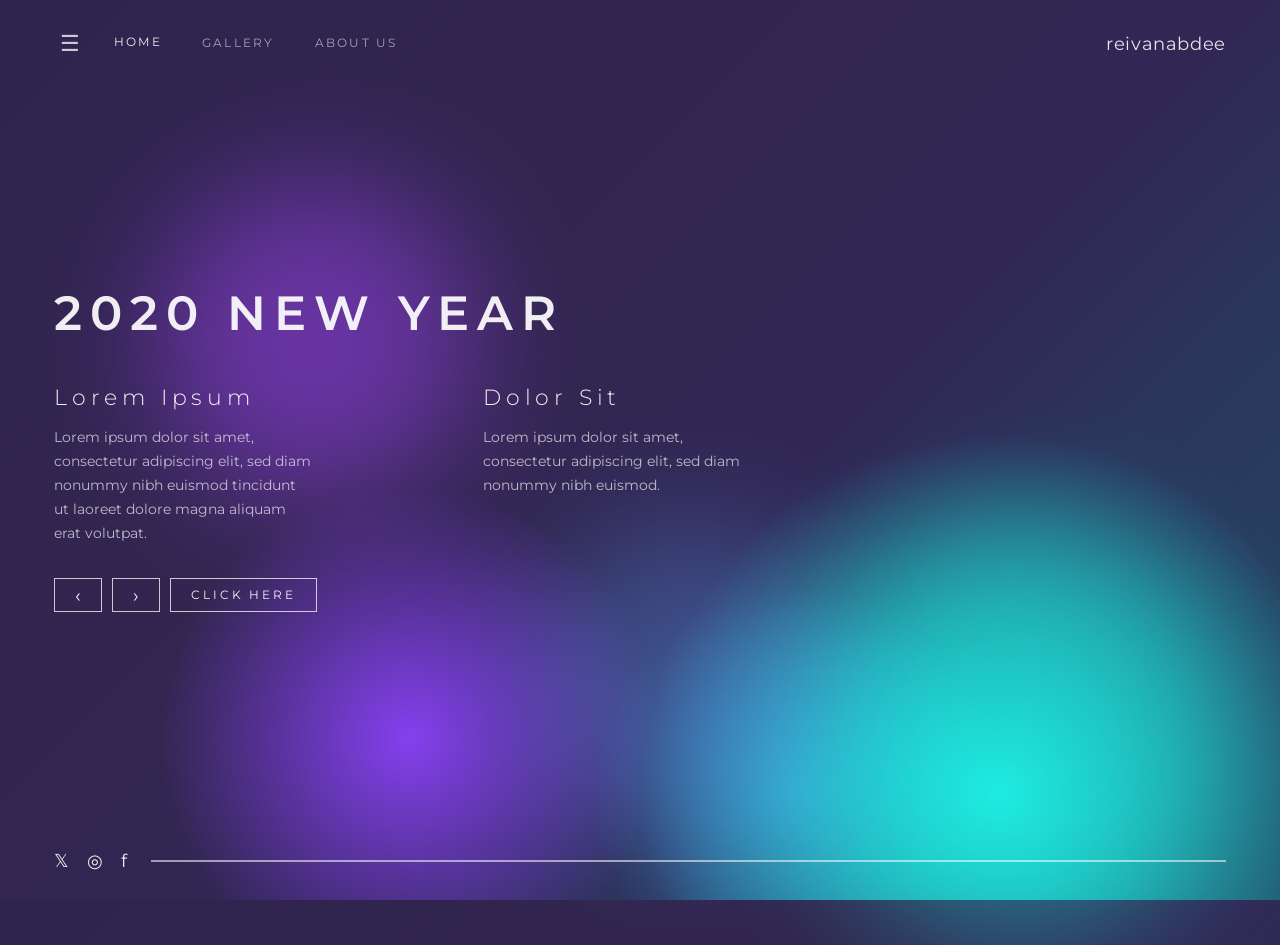
<file: me/index.html>
<!DOCTYPE html>
<html lang="en">
<head>
  <meta charset="UTF-8" />
  <meta name="viewport" content="width=device-width, initial-scale=1.0" />
  <title>Swipe Landing Page</title>
  <link rel="preconnect" href="https://fonts.googleapis.com">
  <link rel="preconnect" href="https://fonts.gstatic.com" crossorigin>
  <link href="https://fonts.googleapis.com/css2?family=Montserrat:wght@300;400;600;700&display=swap" rel="stylesheet">
  <link rel="stylesheet" href="style.css" />
</head>
<body>
  <div class="background-glow glow-a"></div>
  <div class="background-glow glow-b"></div>
  <div class="background-glow glow-c"></div>
  <div class="starfield" id="starfield"></div>

  <header class="navbar">
    <div class="nav-left">
      <button class="menu-btn" aria-label="Open menu">☰</button>
      <nav class="nav-links" id="navLinks">
        <button class="nav-link active" data-slide="0">Home</button>
        <button class="nav-link" data-slide="1">Gallery</button>
        <button class="nav-link" data-slide="2">About Us</button>
              </nav>
    </div>
    <div class="brand">reivanabdee</div>
  </header>

  <main class="hero">
    <div class="slider" id="slider">
      <section class="slide active">
        <span class="eyebrow">2020 NEW YEAR</span>
        <div class="columns">
          <div>
            <h2>Lorem Ipsum</h2>
            <p>Lorem ipsum dolor sit amet, consectetur adipiscing elit, sed diam nonummy nibh euismod tincidunt ut laoreet dolore magna aliquam erat volutpat.</p>
          </div>
          <div>
            <h2>Dolor Sit</h2>
            <p>Lorem ipsum dolor sit amet, consectetur adipiscing elit, sed diam nonummy nibh euismod.</p>
          </div>
        </div>
        <div class="actions">
          <button class="arrow-btn" id="prevBtn">‹</button>
          <button class="arrow-btn" id="nextBtn">›</button>
          <button class="cta-btn">Click Here</button>
        </div>
      </section>

      <section class="slide">
        <span class="eyebrow">GALLERY MODE</span>
        <div class="columns single">
          <div>
            <h2>Swipe Without Refresh</h2>
            <p>Setiap menu pindah halus tanpa reload halaman. Cocok buat landing page modern yang mau tetap ringan tapi terasa hidup.</p>
          </div>
        </div>
      </section>

      <section class="slide">
        <span class="eyebrow">ABOUT EXPERIENCE</span>
        <div class="columns single">
          <div>
            <h2>Gradient Neon Atmosphere</h2>
            <p>Background dibuat dengan gradasi ungu, cyan, dan glow blur yang mirip referensi, lalu dikasih animasi bintang jatuh untuk nuansa dreamy sci-fi.</p>
          </div>
        </div>
      </section>

    </div>
  </main>

  <footer class="footer-bar">
    <div class="socials">
      <span>𝕏</span>
      <span>◎</span>
      <span>f</span>
    </div>
    <div class="line"></div>
  </footer>

  <script src="script.js"></script>
</body>
</html>
</file>
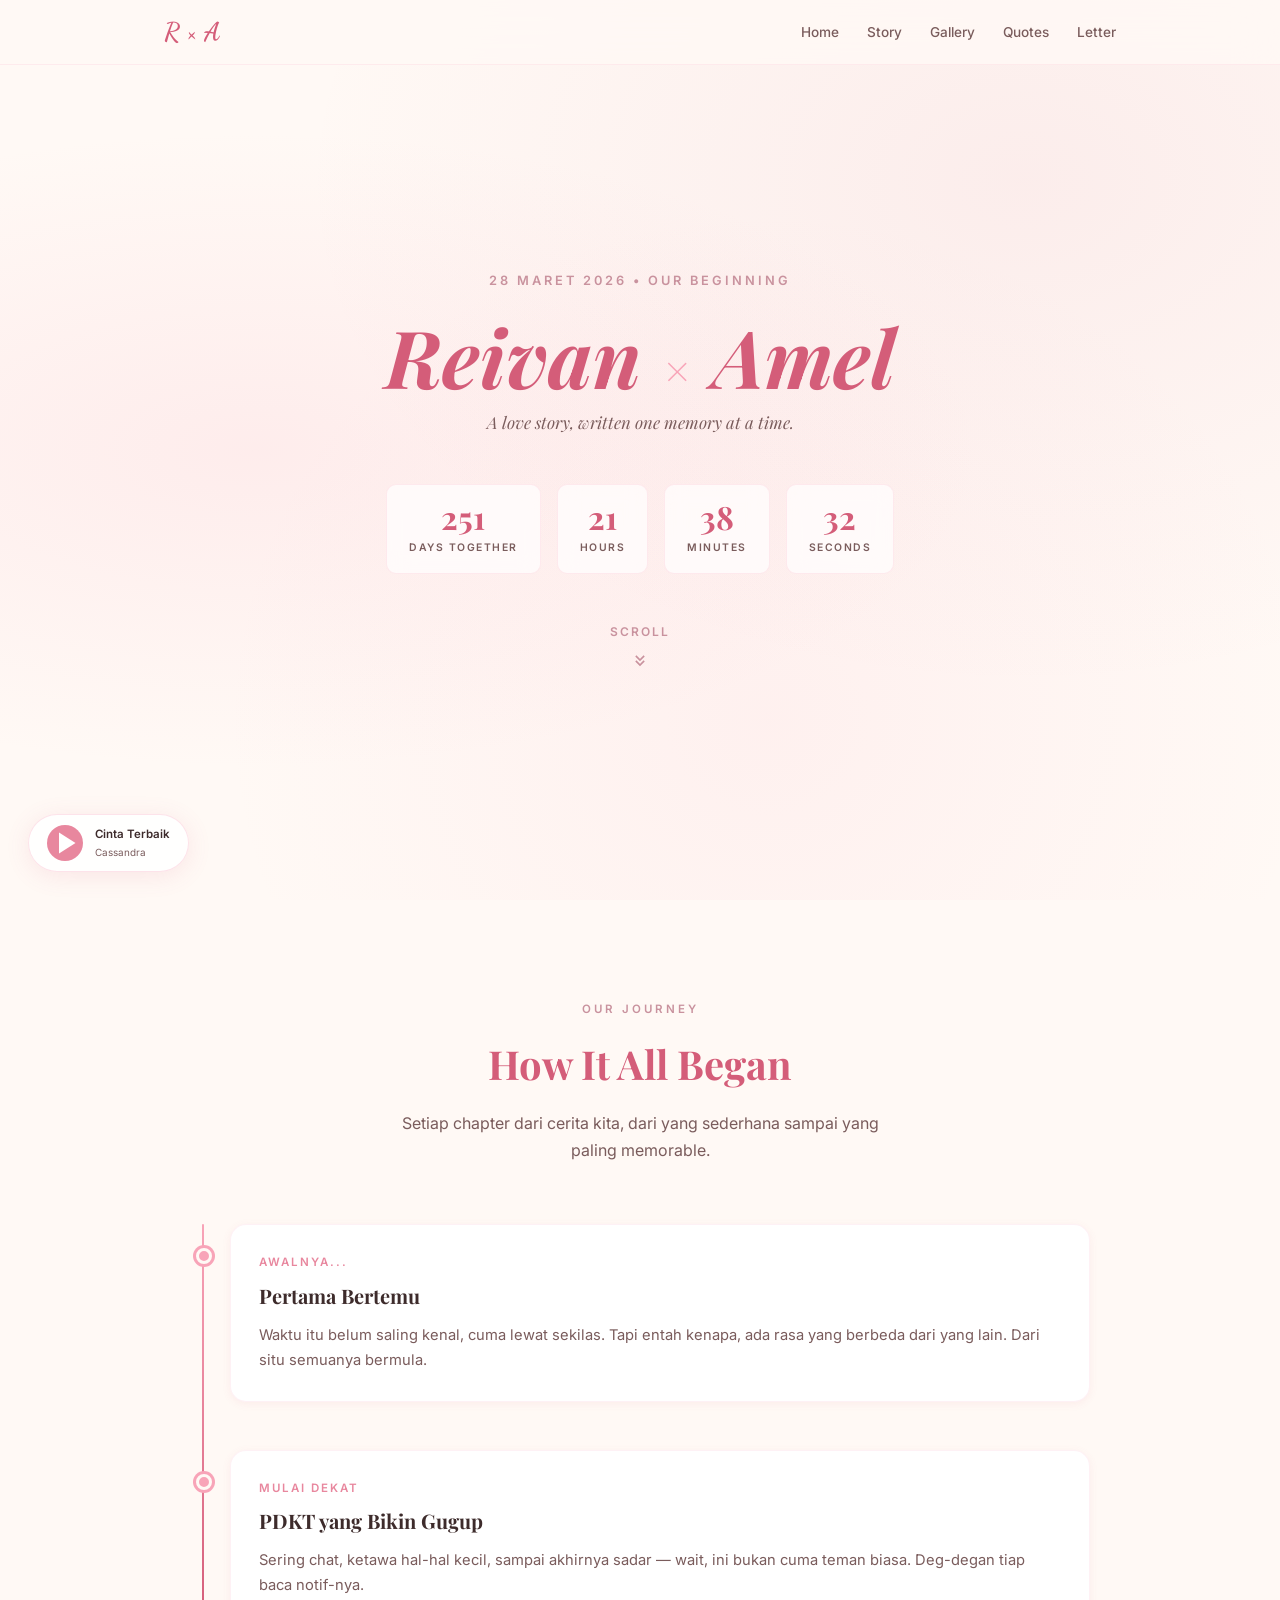
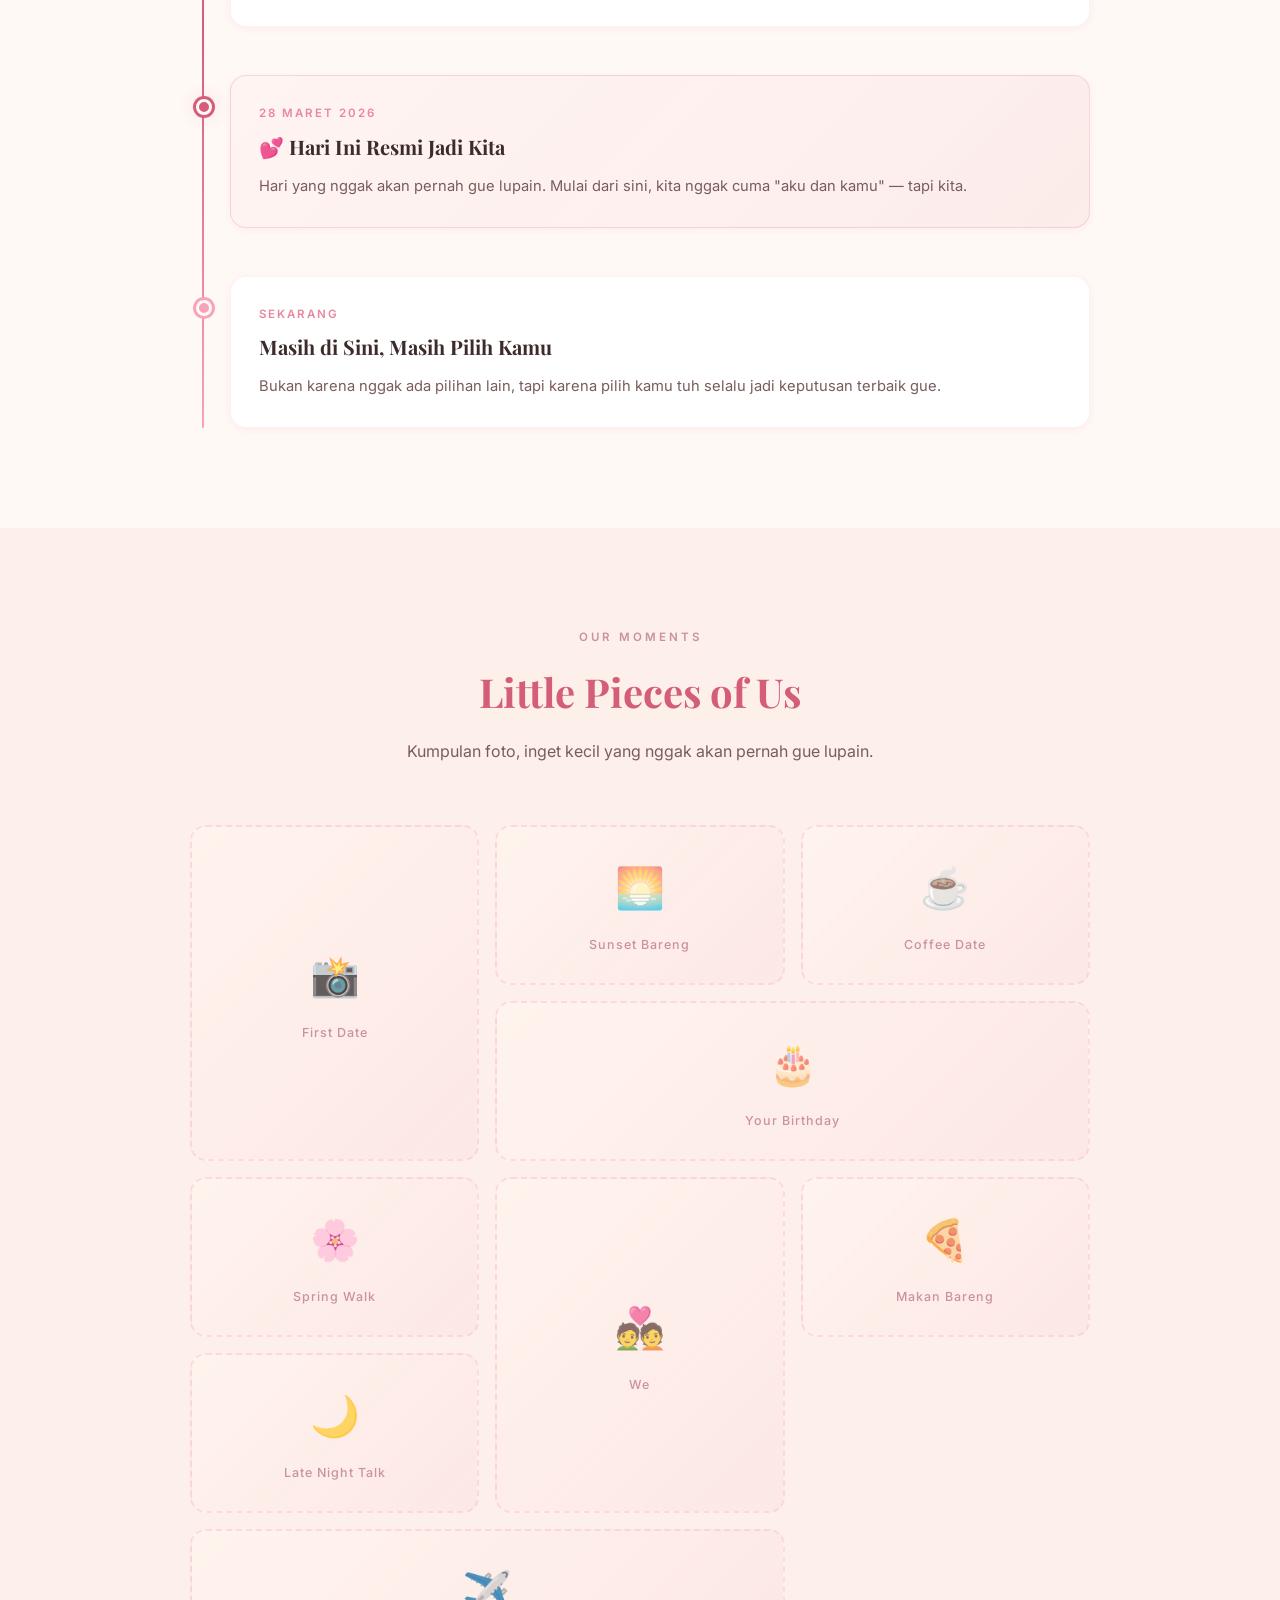
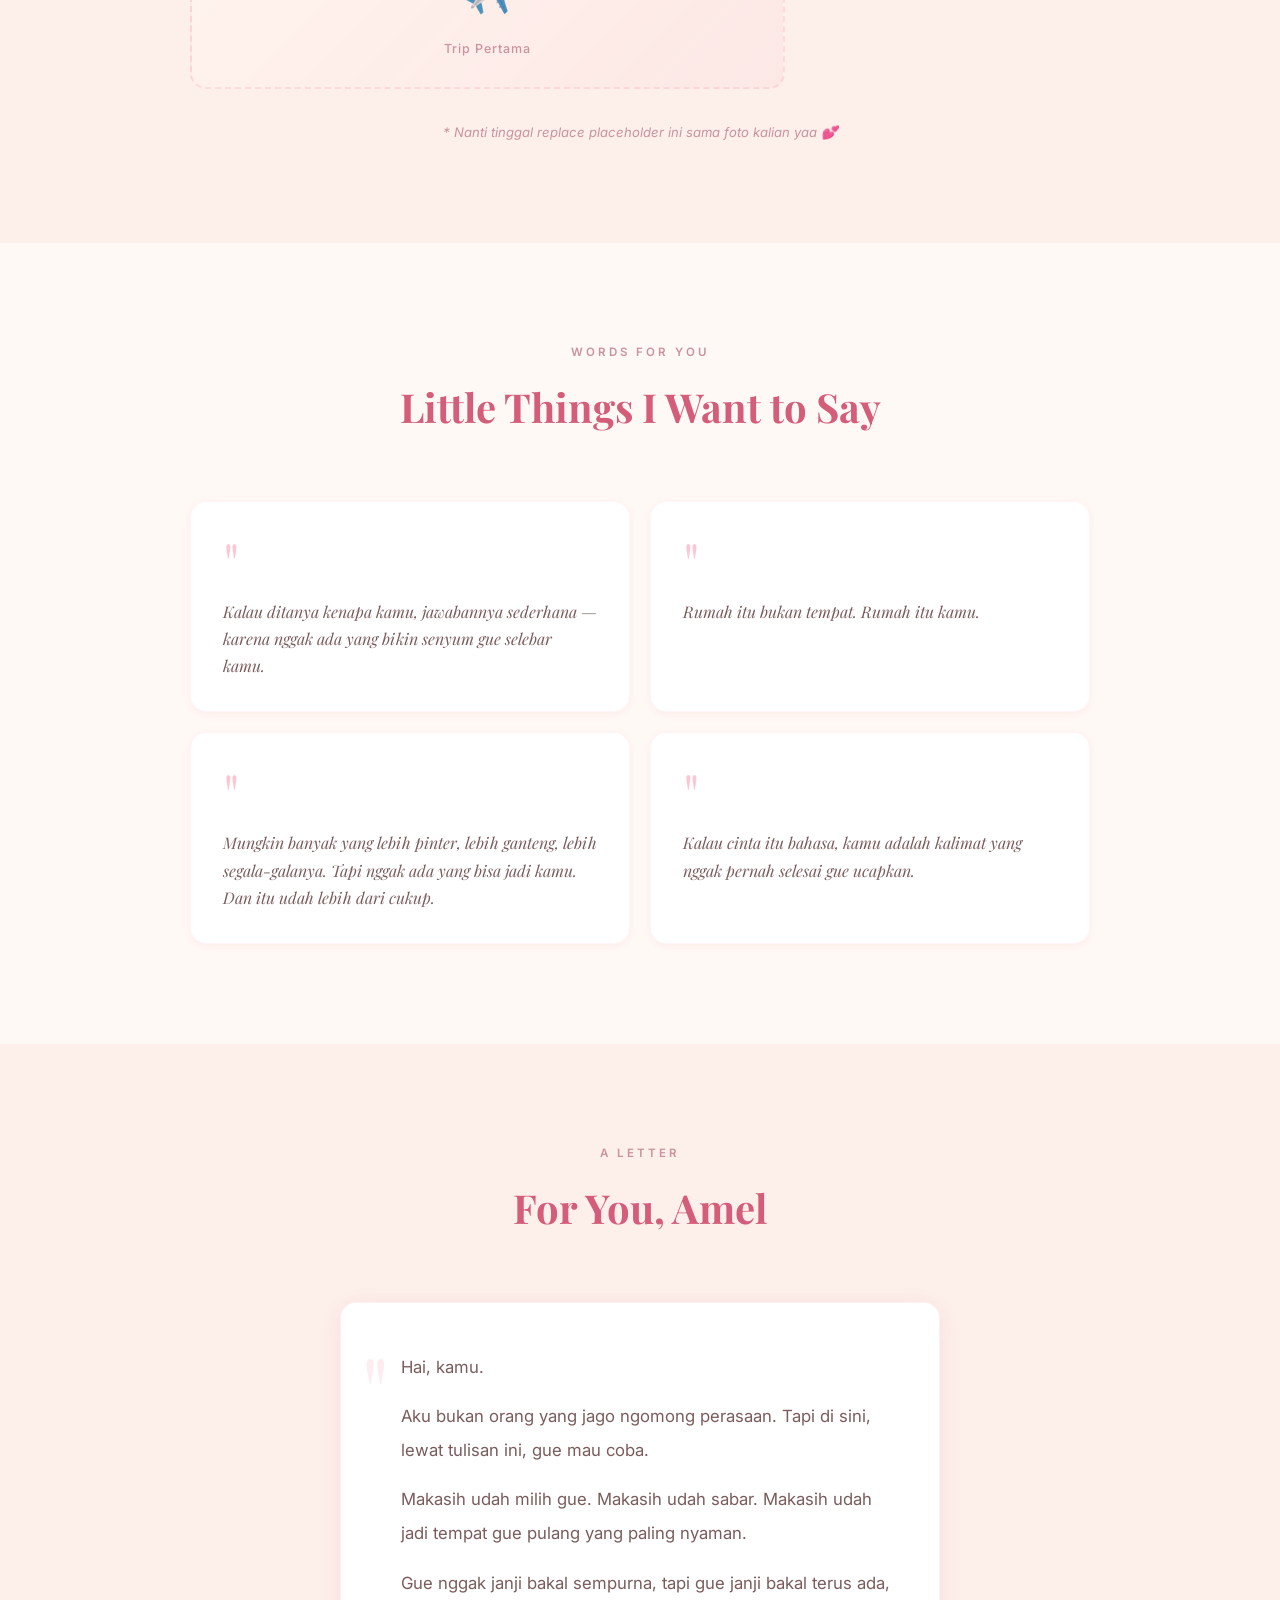
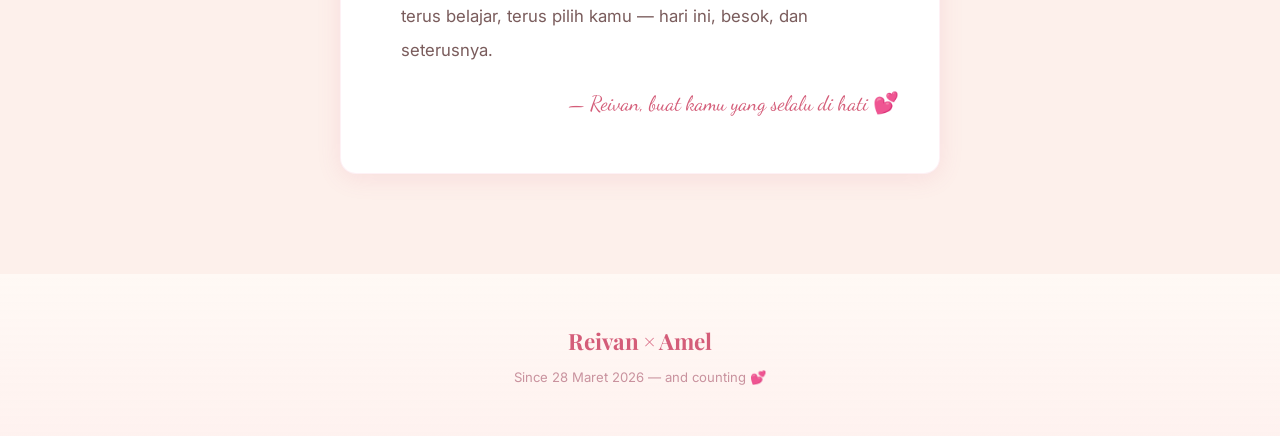
<file: memory/index.html>
<!DOCTYPE html>
<html lang="id">
<head>
  <meta charset="UTF-8">
  <meta name="viewport" content="width=device-width, initial-scale=1.0">
  <title>Reivan × Amel — Our Story</title>
  <link rel="preconnect" href="https://fonts.googleapis.com">
  <link href="https://fonts.googleapis.com/css2?family=Playfair+Display:ital,wght@0,400;0,600;0,700;1,400;1,600&family=Inter:wght@300;400;500;600&family=Dancing+Script:wght@500;700&display=swap" rel="stylesheet">
  <link rel="stylesheet" href="css/style.css">
</head>
<body>

  <!-- Floating hearts background -->
  <div class="hearts" id="hearts"></div>

  <!-- Music Player -->
  <div class="music-player" id="musicPlayer">
    <button class="music-btn" id="musicBtn" aria-label="Play/Pause">
      <svg class="icon-play" viewBox="0 0 24 24" fill="white"><path d="M8 5v14l11-7z"/></svg>
      <svg class="icon-pause" viewBox="0 0 24 24" fill="white" style="display:none"><path d="M6 19h4V5H6v14zm8-14v14h4V5h-4z"/></svg>
    </button>
    <div class="music-info">
      <div class="music-title">Cinta Terbaik</div>
      <div class="music-artist">Cassandra</div>
    </div>
  </div>
  <iframe id="ytFrame" style="display:none" src="https://www.youtube.com/embed/cG9vLDrsLJw?enablejsapi=1" allow="autoplay"></iframe>

  <!-- Navbar -->
  <nav class="nav">
    <div class="nav-inner">
      <a href="#home" class="nav-brand">R × A</a>
      <ul class="nav-links">
        <li><a href="#home">Home</a></li>
        <li><a href="#story">Story</a></li>
        <li><a href="#gallery">Gallery</a></li>
        <li><a href="#quotes">Quotes</a></li>
        <li><a href="#letter">Letter</a></li>
      </ul>
    </div>
  </nav>

  <!-- HERO -->
  <section class="hero" id="home">
    <div class="hero-content">
      <div class="hero-tag">28 Maret 2026 • Our Beginning</div>
      <h1 class="hero-title">
        <span class="name">Reivan</span>
        <span class="and">×</span>
        <span class="name">Amel</span>
      </h1>
      <p class="hero-sub">A love story, written one memory at a time.</p>
      <div class="counter">
        <div class="counter-box">
          <div class="counter-num" id="days">0</div>
          <div class="counter-label">Days Together</div>
        </div>
        <div class="counter-box">
          <div class="counter-num" id="hours">0</div>
          <div class="counter-label">Hours</div>
        </div>
        <div class="counter-box">
          <div class="counter-num" id="minutes">0</div>
          <div class="counter-label">Minutes</div>
        </div>
        <div class="counter-box">
          <div class="counter-num" id="seconds">0</div>
          <div class="counter-label">Seconds</div>
        </div>
      </div>
      <a href="#story" class="scroll-cue">
        <span>scroll</span>
        <svg viewBox="0 0 24 24" fill="none" stroke="currentColor" stroke-width="2"><path d="M7 13l5 5 5-5M7 7l5 5 5-5"/></svg>
      </a>
    </div>
  </section>

  <!-- STORY / TIMELINE -->
  <section class="section" id="story">
    <div class="container">
      <div class="section-head">
        <div class="section-tag">our journey</div>
        <h2 class="section-title">How It All Began</h2>
        <p class="section-desc">Setiap chapter dari cerita kita, dari yang sederhana sampai yang paling memorable.</p>
      </div>
      <div class="timeline">
        <div class="t-item reveal">
          <div class="t-dot"></div>
          <div class="t-card">
            <div class="t-date">Awalnya...</div>
            <h3>Pertama Bertemu</h3>
            <p>Waktu itu belum saling kenal, cuma lewat sekilas. Tapi entah kenapa, ada rasa yang berbeda dari yang lain. Dari situ semuanya bermula.</p>
          </div>
        </div>
        <div class="t-item reveal">
          <div class="t-dot"></div>
          <div class="t-card">
            <div class="t-date">Mulai Dekat</div>
            <h3>PDKT yang Bikin Gugup</h3>
            <p>Sering chat, ketawa hal-hal kecil, sampai akhirnya sadar — wait, ini bukan cuma teman biasa. Deg-degan tiap baca notif-nya.</p>
          </div>
        </div>
        <div class="t-item reveal highlight">
          <div class="t-dot"></div>
          <div class="t-card">
            <div class="t-date">28 Maret 2026</div>
            <h3>💕 Hari Ini Resmi Jadi Kita</h3>
            <p>Hari yang nggak akan pernah gue lupain. Mulai dari sini, kita nggak cuma "aku dan kamu" — tapi kita.</p>
          </div>
        </div>
        <div class="t-item reveal">
          <div class="t-dot"></div>
          <div class="t-card">
            <div class="t-date">Sekarang</div>
            <h3>Masih di Sini, Masih Pilih Kamu</h3>
            <p>Bukan karena nggak ada pilihan lain, tapi karena pilih kamu tuh selalu jadi keputusan terbaik gue.</p>
          </div>
        </div>
      </div>
    </div>
  </section>

  <!-- GALLERY -->
  <section class="section alt" id="gallery">
    <div class="container">
      <div class="section-head">
        <div class="section-tag">our moments</div>
        <h2 class="section-title">Little Pieces of Us</h2>
        <p class="section-desc">Kumpulan foto, inget kecil yang nggak akan pernah gue lupain.</p>
      </div>
      <div class="gallery">
        <div class="g-item tall reveal">
          <div class="g-placeholder">
            <div class="g-emoji">📸</div>
            <div class="g-label">First Date</div>
          </div>
        </div>
        <div class="g-item reveal">
          <div class="g-placeholder">
            <div class="g-emoji">🌅</div>
            <div class="g-label">Sunset Bareng</div>
          </div>
        </div>
        <div class="g-item reveal">
          <div class="g-placeholder">
            <div class="g-emoji">☕</div>
            <div class="g-label">Coffee Date</div>
          </div>
        </div>
        <div class="g-item wide reveal">
          <div class="g-placeholder">
            <div class="g-emoji">🎂</div>
            <div class="g-label">Your Birthday</div>
          </div>
        </div>
        <div class="g-item reveal">
          <div class="g-placeholder">
            <div class="g-emoji">🌸</div>
            <div class="g-label">Spring Walk</div>
          </div>
        </div>
        <div class="g-item tall reveal">
          <div class="g-placeholder">
            <div class="g-emoji">💑</div>
            <div class="g-label">We</div>
          </div>
        </div>
        <div class="g-item reveal">
          <div class="g-placeholder">
            <div class="g-emoji">🍕</div>
            <div class="g-label">Makan Bareng</div>
          </div>
        </div>
        <div class="g-item reveal">
          <div class="g-placeholder">
            <div class="g-emoji">🌙</div>
            <div class="g-label">Late Night Talk</div>
          </div>
        </div>
        <div class="g-item wide reveal">
          <div class="g-placeholder">
            <div class="g-emoji">✈️</div>
            <div class="g-label">Trip Pertama</div>
          </div>
        </div>
      </div>
      <p class="gallery-note">* Nanti tinggal replace placeholder ini sama foto kalian yaa 💕</p>
    </div>
  </section>

  <!-- QUOTES -->
  <section class="section" id="quotes">
    <div class="container">
      <div class="section-head">
        <div class="section-tag">words for you</div>
        <h2 class="section-title">Little Things I Want to Say</h2>
      </div>
      <div class="quotes">
        <div class="quote-card reveal">
          <div class="quote-mark">"</div>
          <p>Kalau ditanya kenapa kamu, jawabannya sederhana — karena nggak ada yang bikin senyum gue selebar kamu.</p>
        </div>
        <div class="quote-card reveal">
          <div class="quote-mark">"</div>
          <p>Rumah itu bukan tempat. Rumah itu kamu.</p>
        </div>
        <div class="quote-card reveal">
          <div class="quote-mark">"</div>
          <p>Mungkin banyak yang lebih pinter, lebih ganteng, lebih segala-galanya. Tapi nggak ada yang bisa jadi kamu. Dan itu udah lebih dari cukup.</p>
        </div>
        <div class="quote-card reveal">
          <div class="quote-mark">"</div>
          <p>Kalau cinta itu bahasa, kamu adalah kalimat yang nggak pernah selesai gue ucapkan.</p>
        </div>
      </div>
    </div>
  </section>

  <!-- LETTER -->
  <section class="section alt" id="letter">
    <div class="container narrow">
      <div class="section-head">
        <div class="section-tag">a letter</div>
        <h2 class="section-title">For You, Amel</h2>
      </div>
      <div class="letter reveal">
        <p>Hai, kamu.</p>
        <p>Aku bukan orang yang jago ngomong perasaan. Tapi di sini, lewat tulisan ini, gue mau coba.</p>
        <p>Makasih udah milih gue. Makasih udah sabar. Makasih udah jadi tempat gue pulang yang paling nyaman.</p>
        <p>Gue nggak janji bakal sempurna, tapi gue janji bakal terus ada, terus belajar, terus pilih kamu — hari ini, besok, dan seterusnya.</p>
        <p class="letter-sign">— Reivan, buat kamu yang selalu di hati 💕</p>
      </div>
    </div>
  </section>

  <footer class="footer">
    <div class="footer-inner">
      <div class="footer-brand">Reivan × Amel</div>
      <div class="footer-sub">Since 28 Maret 2026 — and counting 💕</div>
    </div>
  </footer>

  <script src="js/script.js"></script>
</body>
</html>
</file>
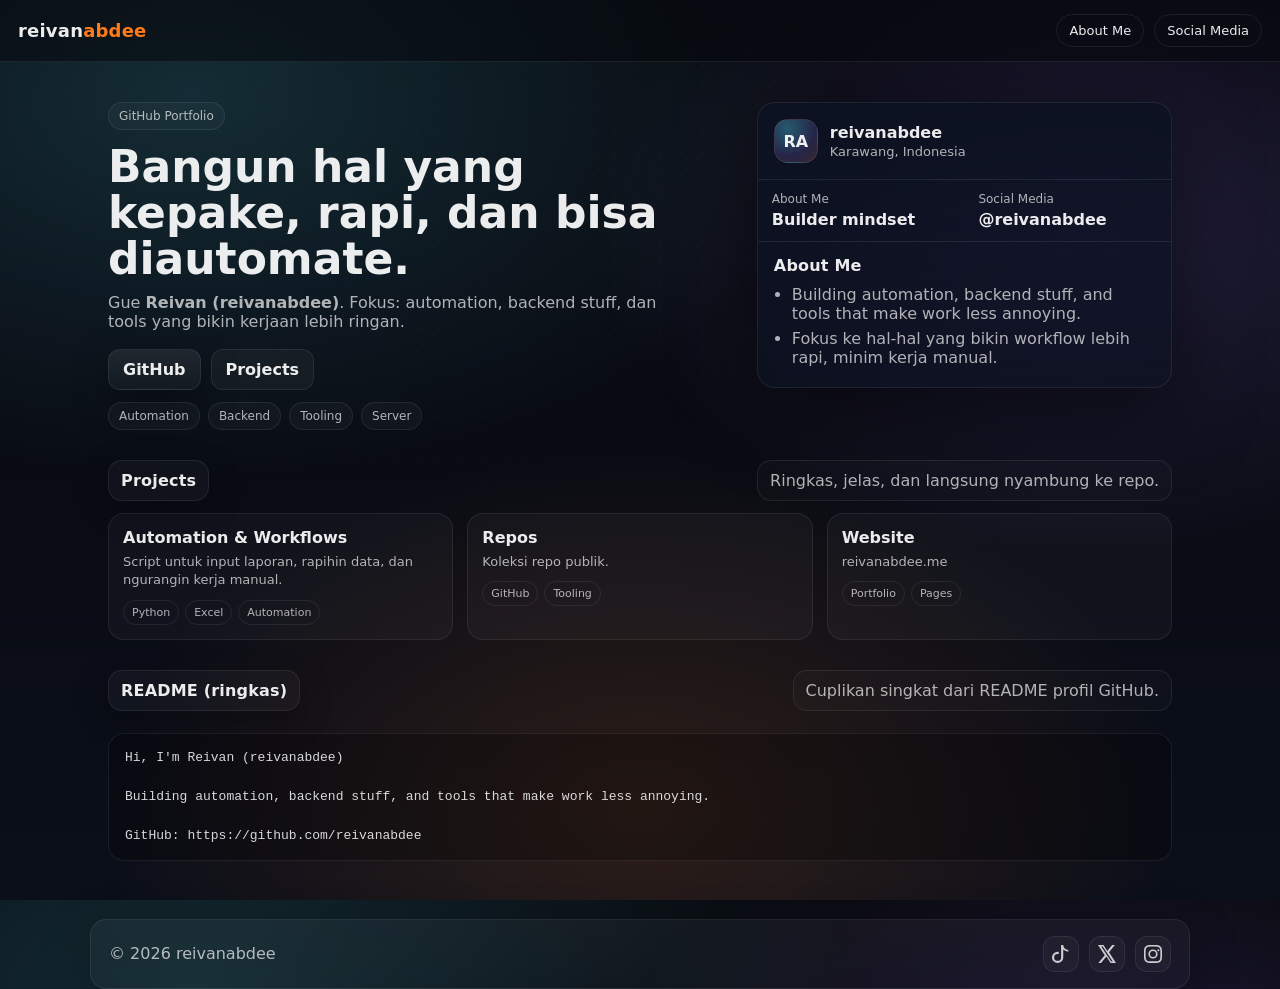
<file: reivan/index.html>
<!doctype html>
<html lang="id">
<head>
  <meta charset="UTF-8" />
  <meta name="viewport" content="width=device-width, initial-scale=1.0" />
  <title>reivanabdee</title>
  <meta name="description" content="Portfolio and GitHub profile for reivanabdee" />
  <link rel="icon" href="data:," />
  <link rel="stylesheet" href="../assets/css/reivanabdee.css" />
</head>
<body>
  <div class="bg"></div>

  <header class="topbar">
    <a class="brand" href="#top" aria-label="reivanabdee">
      <span class="brand__reivan">reivan</span><span class="brand__abdee">abdee</span>
    </a>

    <div class="topbar__right">
      <a class="pill pill--ghost" href="#about">About Me</a>
      <a class="pill pill--ghost" href="#social">Social Media</a>
    </div>
  </header>

  <main id="top" class="wrap">
    <section class="hero">
      <div class="hero__left">
        <div class="kicker">GitHub Portfolio</div>
        <h1 class="title">
          Bangun hal yang kepake, rapi, dan bisa diautomate.
        </h1>
        <p class="subtitle">
          Gue <strong>Reivan (reivanabdee)</strong>. Fokus: automation, backend stuff, dan tools yang bikin kerjaan lebih ringan.
        </p>

        <div class="cta">
          <a class="btn" href="https://github.com/reivanabdee" target="_blank" rel="noreferrer">GitHub</a>
          <a class="btn btn--soft" href="#projects">Projects</a>
        </div>

        <div class="chips">
          <span class="chip">Automation</span>
          <span class="chip">Backend</span>
          <span class="chip">Tooling</span>
          <span class="chip">Server</span>
        </div>
      </div>

      <div class="hero__right">
        <div class="card">
          <div class="card__top">
            <div class="avatar" aria-hidden="true">
              <span>RA</span>
            </div>
            <div class="card__meta">
              <div class="card__name">reivanabdee</div>
              <div class="card__desc">Karawang, Indonesia</div>
            </div>
          </div>

          <div class="stats">
            <div class="stat">
              <div class="stat__label">About Me</div>
              <div class="stat__value">Builder mindset</div>
            </div>
            <div class="stat">
              <div class="stat__label">Social Media</div>
              <div class="stat__value">@reivanabdee</div>
            </div>
          </div>

          <div class="card__body" id="about">
            <h2 class="h2">About Me</h2>
            <ul class="list">
              <li>Building automation, backend stuff, and tools that make work less annoying.</li>
              <li>Fokus ke hal-hal yang bikin workflow lebih rapi, minim kerja manual.</li>
            </ul>
          </div>

        </div>
      </div>
    </section>

    <section id="projects" class="section">
      <div class="section__head">
        <h2 class="h2">Projects</h2>
        <p class="muted">Ringkas, jelas, dan langsung nyambung ke repo.</p>
      </div>

      <div class="grid">
        <a class="tile" href="https://github.com/reivanabdee" target="_blank" rel="noreferrer">
          <div class="tile__title">Automation & Workflows</div>
          <div class="tile__desc">Script untuk input laporan, rapihin data, dan ngurangin kerja manual.</div>
          <div class="tile__tags">
            <span class="tag">Python</span><span class="tag">Excel</span><span class="tag">Automation</span>
          </div>
        </a>

        <a class="tile" href="https://github.com/reivanabdee?tab=repositories" target="_blank" rel="noreferrer">
          <div class="tile__title">Repos</div>
          <div class="tile__desc">Koleksi repo publik.</div>
          <div class="tile__tags">
            <span class="tag">GitHub</span><span class="tag">Tooling</span>
          </div>
        </a>

        <a class="tile" href="https://reivanabdee.me" target="_blank" rel="noreferrer">
          <div class="tile__title">Website</div>
          <div class="tile__desc">reivanabdee.me</div>
          <div class="tile__tags">
            <span class="tag">Portfolio</span><span class="tag">Pages</span>
          </div>
        </a>
      </div>
    </section>

    <section class="section">
      <div class="section__head">
        <h2 class="h2">README (ringkas)</h2>
        <p class="muted">Cuplikan singkat dari README profil GitHub.</p>
      </div>
      <div class="codebox">
<pre><code>Hi, I'm Reivan (reivanabdee)

Building automation, backend stuff, and tools that make work less annoying.

GitHub: https://github.com/reivanabdee
</code></pre>
      </div>
    </section>

  </main>

  <footer class="footer">
    <div class="footer__left">© <span id="y"></span> reivanabdee</div>
    <div class="footer__right">
      <a class="social" href="https://www.tiktok.com/@reivanabdee" target="_blank" rel="noreferrer" aria-label="TikTok">
        <!-- Bootstrap icon: tiktok -->
        <svg xmlns="http://www.w3.org/2000/svg" width="18" height="18" fill="currentColor" viewBox="0 0 16 16" aria-hidden="true">
          <path d="M9 0h1a4.5 4.5 0 0 0 4.5 4.5V6A6.5 6.5 0 0 1 10 4.1V11a5 5 0 1 1-5-5h1v1.9H5a3.1 3.1 0 1 0 3.1 3.1V0Z"/>
        </svg>
      </a>
      <a class="social" href="https://twitter.com/reivanabdee" target="_blank" rel="noreferrer" aria-label="Twitter">
        <!-- Bootstrap icon: twitter-x -->
        <svg xmlns="http://www.w3.org/2000/svg" width="18" height="18" fill="currentColor" viewBox="0 0 16 16" aria-hidden="true">
          <path d="M12.6 0h2.4L9.8 6.4 16 16h-4.8L7.5 10.2 2.7 16H.3l5.7-6.9L0 0h4.9l3.3 5.3L12.6 0Zm-.8 14.6h1.3L4.2 1.3H2.8l9 13.3Z"/>
        </svg>
      </a>
      <a class="social" href="https://instagram.com/reivanabdee" target="_blank" rel="noreferrer" aria-label="Instagram">
        <!-- Bootstrap icon: instagram -->
        <svg xmlns="http://www.w3.org/2000/svg" width="18" height="18" fill="currentColor" viewBox="0 0 16 16" aria-hidden="true">
          <path d="M8 0C5.829 0 5.555.01 4.703.048c-.85.039-1.432.174-1.943.372A3.9 3.9 0 0 0 1.37 1.37c-.449.449-.753.99-.95 1.39-.198.51-.333 1.092-.372 1.943C.01 5.555 0 5.829 0 8c0 2.171.01 2.445.048 3.297.039.851.174 1.432.372 1.943.197.4.501.941.95 1.39a3.9 3.9 0 0 0 1.39.95c.51.198 1.092.333 1.943.372C5.555 15.99 5.829 16 8 16c2.171 0 2.445-.01 3.297-.048.851-.039 1.432-.174 1.943-.372.4-.197.941-.501 1.39-.95a3.9 3.9 0 0 0 .95-1.39c.198-.51.333-1.092.372-1.943C15.99 10.445 16 10.171 16 8c0-2.171-.01-2.445-.048-3.297-.039-.851-.174-1.432-.372-1.943a3.9 3.9 0 0 0-.95-1.39 3.9 3.9 0 0 0-1.39-.95c-.51-.198-1.092-.333-1.943-.372C10.445.01 10.171 0 8 0Zm0 1.44c2.134 0 2.385.008 3.228.047.78.036 1.203.166 1.485.275.373.145.64.318.92.598.28.28.453.547.598.92.11.282.239.705.275 1.485.039.843.047 1.094.047 3.228s-.008 2.385-.047 3.228c-.036.78-.166 1.203-.275 1.485a2.46 2.46 0 0 1-.598.92 2.46 2.46 0 0 1-.92.598c-.282.11-.705.239-1.485.275-.843.039-1.094.047-3.228.047s-2.385-.008-3.228-.047c-.78-.036-1.203-.166-1.485-.275a2.46 2.46 0 0 1-.92-.598 2.46 2.46 0 0 1-.598-.92c-.11-.282-.239-.705-.275-1.485C1.448 10.385 1.44 10.134 1.44 8s.008-2.385.047-3.228c.036-.78.166-1.203.275-1.485.145-.373.318-.64.598-.92.28-.28.547-.453.92-.598.282-.11.705-.239 1.485-.275C5.615 1.448 5.866 1.44 8 1.44Z"/>
          <path d="M8 3.9A4.1 4.1 0 1 0 8 12.1 4.1 4.1 0 0 0 8 3.9Zm0 6.76A2.66 2.66 0 1 1 8 5.34a2.66 2.66 0 0 1 0 5.32Z"/>
          <path d="M12.77 3.68a.96.96 0 1 0 0 1.92.96.96 0 0 0 0-1.92Z"/>
        </svg>
      </a>
    </div>
  </footer>

  <script src="../assets/js/reivanabdee.js"></script>
</body>
</html>
</file>
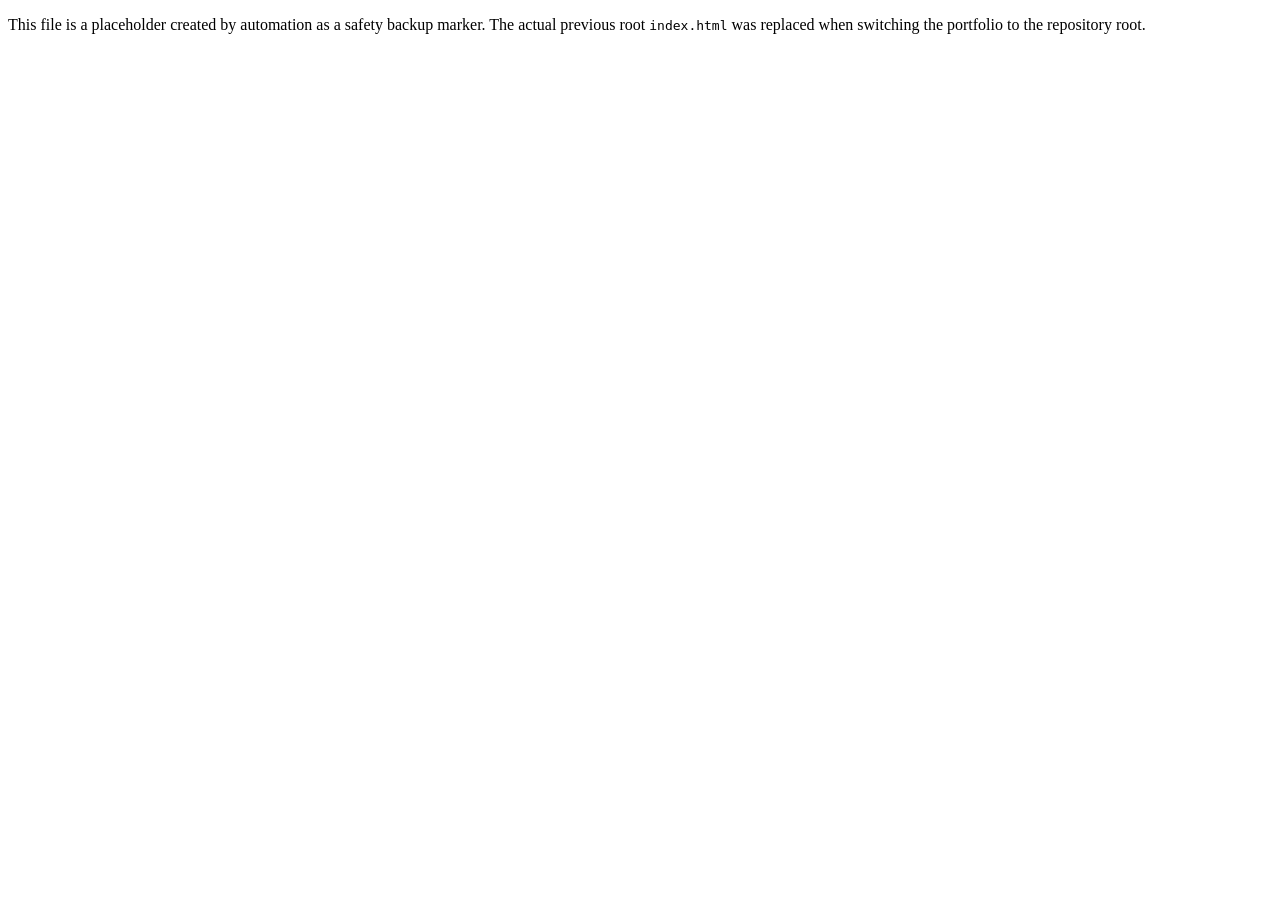
<file: backup/index-previous.html>
<!-- Backup of previous root index.html before switching root to /reivan (2026-05-12) -->
<!doctype html>
<html lang="en">
  <head>
    <meta charset="UTF-8" />
    <meta name="viewport" content="width=device-width, initial-scale=1.0" />
    <title>Backup</title>
  </head>
  <body>
    <p>
      This file is a placeholder created by automation as a safety backup marker.
      The actual previous root <code>index.html</code> was replaced when switching the
      portfolio to the repository root.
    </p>
  </body>
</html>
</file>
<file: me/style.css>
* { box-sizing: border-box; }
body {
  margin: 0;
  min-height: 100vh;
  overflow: hidden;
  font-family: 'Montserrat', sans-serif;
  color: rgba(255,255,255,.92);
  background:
    radial-gradient(circle at 78% 88%, rgba(35, 244, 229, 0.95), transparent 28%),
    radial-gradient(circle at 32% 82%, rgba(142, 67, 255, 0.9), transparent 22%),
    radial-gradient(circle at 62% 88%, rgba(74, 162, 255, 0.55), transparent 18%),
    linear-gradient(135deg, #2f244f 0%, #322650 38%, #312755 58%, #2b365d 72%, #224764 100%);
  position: relative;
}
.background-glow {
  position: absolute;
  border-radius: 50%;
  filter: blur(60px);
  opacity: .85;
  pointer-events: none;
}
.glow-a { width: 320px; height: 320px; background: rgba(166, 69, 255, .55); left: 12%; top: 20%; }
.glow-b { width: 420px; height: 420px; background: rgba(24, 240, 228, .45); right: 4%; bottom: -5%; }
.glow-c { width: 300px; height: 300px; background: rgba(92, 170, 255, .35); left: 42%; bottom: 8%; }
.starfield { position: absolute; inset: 0; pointer-events: none; overflow: hidden; }
.shooting-star {
  position: absolute;
  width: 140px;
  height: 4px;
  border-radius: 999px;
  background: linear-gradient(90deg, rgba(255,255,255,0), rgba(255,255,255,.95));
  box-shadow: 0 0 14px rgba(255,255,255,.75);
  transform: rotate(-42deg);
  animation: shoot linear forwards;
}
.shooting-star::before {
  content: '';
  position: absolute;
  right: 0;
  top: 50%;
  width: 12px;
  height: 12px;
  transform: translateY(-50%);
  border-radius: 50%;
  background: #fff;
  box-shadow: 0 0 18px rgba(173, 250, 255, 1);
}
@keyframes shoot {
  from { transform: translate3d(120px, -120px, 0) rotate(-42deg); opacity: 0; }
  10% { opacity: 1; }
  to { transform: translate3d(-520px, 520px, 0) rotate(-42deg); opacity: 0; }
}
.navbar, .footer-bar, .hero { position: relative; z-index: 2; }
.navbar {
  display: flex; justify-content: space-between; align-items: center;
  padding: 28px 54px 0;
}
.nav-left { display: flex; align-items: center; gap: 22px; }
.menu-btn, .nav-link, .arrow-btn, .cta-btn {
  background: transparent; color: inherit; border: none; font: inherit; cursor: pointer;
}
.menu-btn { font-size: 1.4rem; opacity: .82; }
.nav-links { display: flex; gap: 28px; flex-wrap: wrap; }
.nav-link {
  text-transform: uppercase; font-size: .72rem; letter-spacing: .14rem; opacity: .62;
  transition: opacity .25s ease, transform .25s ease;
}
.nav-link.active, .nav-link:hover { opacity: 1; transform: translateY(-1px); }
.brand { font-size: 1.1rem; letter-spacing: .04rem; opacity: .95; }
.hero {
  height: calc(100vh - 120px);
  display: flex; align-items: center;
  padding: 0 54px;
}
.slider {
  width: min(820px, 100%);
  position: relative;
}
.slide {
  display: none;
  animation: fadeSlide .45s ease;
}
.slide.active { display: block; }
@keyframes fadeSlide {
  from { opacity: 0; transform: translateX(22px); }
  to { opacity: 1; transform: translateX(0); }
}
.eyebrow {
  display: inline-block;
  font-size: 3rem;
  font-weight: 600;
  letter-spacing: .5rem;
  margin-bottom: 2.6rem;
}
.columns {
  display: grid;
  grid-template-columns: repeat(2, minmax(220px, 1fr));
  gap: 38px;
  margin-bottom: 2rem;
}
.columns.single { grid-template-columns: 1fr; max-width: 600px; }
.columns h2 {
  font-size: 1.35rem;
  font-weight: 300;
  letter-spacing: .3rem;
  margin: 0 0 1rem;
}
.columns p {
  margin: 0;
  max-width: 260px;
  line-height: 1.7;
  font-size: .88rem;
  color: rgba(255,255,255,.68);
}
.actions { display: flex; align-items: center; gap: 10px; }
.arrow-btn, .cta-btn {
  border: 1px solid rgba(255,255,255,.75);
  color: rgba(255,255,255,.95);
  height: 34px;
}
.arrow-btn { width: 48px; font-size: 1.2rem; }
.cta-btn {
  padding: 0 20px;
  text-transform: uppercase;
  letter-spacing: .18rem;
  font-size: .72rem;
}
.footer-bar {
  position: absolute;
  left: 54px;
  right: 54px;
  bottom: 28px;
  display: flex;
  align-items: center;
  gap: 24px;
}
.socials { display: flex; gap: 18px; font-size: 1.15rem; align-items: center; }
.line {
  height: 2px;
  flex: 1;
  background: rgba(255,255,255,.55);
}
@media (max-width: 900px) {
  .eyebrow { font-size: 2.2rem; letter-spacing: .28rem; }
  .columns { grid-template-columns: 1fr; }
}
@media (max-width: 640px) {
  body { overflow-x: hidden; }
  .navbar, .hero, .footer-bar { padding-left: 20px; padding-right: 20px; }
  .navbar {
    flex-direction: row;
    align-items: flex-start;
    justify-content: space-between;
    gap: 10px;
    padding-top: 22px;
  }
  .nav-left {
    width: auto;
    flex: 1;
    flex-direction: row;
    align-items: flex-start;
    gap: 14px;
  }
  .menu-btn {
    font-size: 1.5rem;
    margin-top: 2px;
  }
  .nav-links {
    display: grid;
    grid-template-columns: repeat(2, minmax(92px, 1fr));
    gap: 8px 14px;
    width: auto;
  }
  .nav-link {
    text-align: left;
    font-size: .68rem;
    letter-spacing: .11rem;
  }
  .brand {
    position: static;
    margin-top: 3px;
    margin-left: auto;
    font-size: 1rem;
    white-space: nowrap;
  }
  .hero {
    height: auto;
    min-height: calc(100vh - 140px);
    align-items: flex-start;
    padding-top: 70px;
    padding-bottom: 90px;
  }
  .slider { width: 100%; }
  .eyebrow {
    font-size: 1.8rem;
    letter-spacing: .16rem;
    margin-bottom: 1.8rem;
    line-height: 1.25;
  }
  .columns {
    grid-template-columns: 1fr;
    gap: 26px;
    margin-bottom: 1.7rem;
  }
  .columns h2 {
    font-size: 1.15rem;
    letter-spacing: .22rem;
    margin-bottom: .8rem;
  }
  .columns p {
    max-width: 100%;
    font-size: .9rem;
    line-height: 1.75;
  }
  .actions {
    flex-wrap: wrap;
    gap: 10px;
  }
  .arrow-btn {
    width: 54px;
    height: 38px;
  }
  .cta-btn {
    height: 38px;
    padding: 0 18px;
    letter-spacing: .14rem;
  }
  .footer-bar {
    left: 20px;
    right: 20px;
    bottom: 20px;
    gap: 14px;
  }
  .line { min-width: 40px; }
}
</file>
<file: memory/css/style.css>
/* ============================================
   CSS RESET & VARIABLES
   ============================================ */
*, *::before, *::after {
  margin: 0;
  padding: 0;
  box-sizing: border-box;
}

:root {
  --bg: #FFF9F5;
  --bg-alt: #FDF0EB;
  --pink: #F8A4B8;
  --pink-deep: #E8879E;
  --rose: #D45D79;
  --cream: #FFF3ED;
  --dusty: #C9929E;
  --text: #3D2B2B;
  --text-soft: #7A5C5C;
  --white: #FFFFFF;
  --shadow-sm: 0 2px 8px rgba(212,93,121,0.08);
  --shadow-md: 0 4px 24px rgba(212,93,121,0.12);
  --shadow-lg: 0 8px 40px rgba(212,93,121,0.16);
  --radius: 16px;
  --radius-sm: 10px;
  --transition: all 0.4s cubic-bezier(0.4, 0, 0.2, 1);
}

html {
  scroll-behavior: smooth;
  font-size: 16px;
}

body {
  font-family: 'Inter', -apple-system, sans-serif;
  background: var(--bg);
  color: var(--text);
  line-height: 1.7;
  overflow-x: hidden;
  -webkit-font-smoothing: antialiased;
}

a {
  text-decoration: none;
  color: inherit;
}

/* ============================================
   FLOATING HEARTS BACKGROUND
   ============================================ */
.hearts {
  position: fixed;
  inset: 0;
  pointer-events: none;
  z-index: 0;
  overflow: hidden;
}

.heart-float {
  position: absolute;
  font-size: 14px;
  opacity: 0;
  animation: floatUp linear infinite;
}

@keyframes floatUp {
  0% {
    transform: translateY(100vh) rotate(0deg) scale(0.5);
    opacity: 0;
  }
  10% { opacity: 0.3; }
  90% { opacity: 0.15; }
  100% {
    transform: translateY(-10vh) rotate(360deg) scale(1);
    opacity: 0;
  }
}

/* ============================================
   MUSIC PLAYER
   ============================================ */
.music-player {
  position: fixed;
  bottom: 28px;
  left: 28px;
  z-index: 999;
  display: flex;
  align-items: center;
  gap: 12px;
  background: rgba(255,255,255,0.9);
  backdrop-filter: blur(20px);
  border: 1px solid rgba(248,164,184,0.3);
  padding: 10px 18px;
  border-radius: 50px;
  box-shadow: var(--shadow-md);
  transition: var(--transition);
}

.music-player:hover {
  box-shadow: var(--shadow-lg);
  transform: translateY(-2px);
}

.music-btn {
  width: 36px;
  height: 36px;
  border-radius: 50%;
  border: none;
  background: var(--pink-deep);
  cursor: pointer;
  display: flex;
  align-items: center;
  justify-content: center;
  flex-shrink: 0;
  transition: var(--transition);
}

.music-btn:hover {
  background: var(--rose);
  transform: scale(1.1);
}

.music-info {
  display: flex;
  flex-direction: column;
}

.music-title {
  font-size: 0.72rem;
  font-weight: 600;
  color: var(--text);
}

.music-artist {
  font-size: 0.62rem;
  color: var(--text-soft);
}

/* ============================================
   NAVBAR
   ============================================ */
.nav {
  position: fixed;
  top: 0;
  left: 0;
  right: 0;
  z-index: 100;
  background: rgba(255,249,245,0.8);
  backdrop-filter: blur(20px);
  border-bottom: 1px solid rgba(248,164,184,0.15);
  transition: var(--transition);
}

.nav-inner {
  max-width: 1000px;
  margin: 0 auto;
  padding: 0 24px;
  display: flex;
  align-items: center;
  justify-content: space-between;
  height: 64px;
}

.nav-brand {
  font-family: 'Dancing Script', cursive;
  font-size: 1.6rem;
  font-weight: 700;
  color: var(--rose);
}

.nav-links {
  display: flex;
  list-style: none;
  gap: 28px;
}

.nav-links a {
  font-size: 0.85rem;
  font-weight: 500;
  color: var(--text-soft);
  transition: var(--transition);
  position: relative;
}

.nav-links a:hover {
  color: var(--rose);
}

.nav-links a::after {
  content: '';
  position: absolute;
  bottom: -4px;
  left: 0;
  width: 0;
  height: 2px;
  background: var(--pink);
  transition: var(--transition);
  border-radius: 2px;
}

.nav-links a:hover::after {
  width: 100%;
}

/* ============================================
   HERO
   ============================================ */
.hero {
  min-height: 100vh;
  display: flex;
  align-items: center;
  justify-content: center;
  background:
    radial-gradient(ellipse at 20% 50%, rgba(248,164,184,0.15) 0%, transparent 50%),
    radial-gradient(ellipse at 80% 20%, rgba(212,93,121,0.08) 0%, transparent 50%),
    radial-gradient(ellipse at 60% 80%, rgba(248,164,184,0.1) 0%, transparent 50%),
    var(--bg);
  text-align: center;
  padding: 100px 24px 60px;
  position: relative;
  z-index: 1;
}

.hero-content {
  max-width: 650px;
}

.hero-tag {
  font-size: 0.8rem;
  font-weight: 600;
  letter-spacing: 3px;
  text-transform: uppercase;
  color: var(--dusty);
  margin-bottom: 20px;
}

.hero-title {
  font-family: 'Playfair Display', serif;
  font-size: clamp(2.5rem, 8vw, 5rem);
  font-weight: 700;
  margin-bottom: 8px;
  line-height: 1.1;
}

.hero-title .name {
  color: var(--rose);
  font-style: italic;
}

.hero-title .and {
  color: var(--pink);
  font-size: 0.6em;
  font-weight: 300;
  margin: 0 0.1em;
}

.hero-sub {
  font-size: 1.05rem;
  color: var(--text-soft);
  font-weight: 300;
  font-style: italic;
  font-family: 'Playfair Display', serif;
  margin-bottom: 48px;
}

/* Counter */
.counter {
  display: flex;
  justify-content: center;
  gap: 16px;
  margin-bottom: 48px;
  flex-wrap: wrap;
}

.counter-box {
  background: rgba(255,255,255,0.7);
  backdrop-filter: blur(10px);
  border: 1px solid rgba(248,164,184,0.2);
  padding: 16px 22px;
  border-radius: var(--radius-sm);
  min-width: 85px;
}

.counter-num {
  font-family: 'Playfair Display', serif;
  font-size: 2rem;
  font-weight: 700;
  color: var(--rose);
  line-height: 1;
}

.counter-label {
  font-size: 0.65rem;
  text-transform: uppercase;
  letter-spacing: 1.5px;
  color: var(--text-soft);
  margin-top: 6px;
  font-weight: 600;
}

/* Scroll cue */
.scroll-cue {
  display: flex;
  flex-direction: column;
  align-items: center;
  gap: 8px;
  color: var(--dusty);
  font-size: 0.75rem;
  font-weight: 600;
  letter-spacing: 2px;
  text-transform: uppercase;
  animation: bobble 2s ease-in-out infinite;
  cursor: pointer;
}

.scroll-cue svg {
  width: 20px;
  height: 20px;
}

@keyframes bobble {
  0%, 100% { transform: translateY(0); }
  50% { transform: translateY(6px); }
}

/* ============================================
   SECTIONS
   ============================================ */
.section {
  padding: 100px 24px;
  position: relative;
  z-index: 1;
}

.section.alt {
  background: var(--bg-alt);
}

.container {
  max-width: 900px;
  margin: 0 auto;
}

.container.narrow {
  max-width: 600px;
}

.section-head {
  text-align: center;
  margin-bottom: 60px;
}

.section-tag {
  font-size: 0.72rem;
  font-weight: 600;
  letter-spacing: 3px;
  text-transform: uppercase;
  color: var(--dusty);
  margin-bottom: 10px;
}

.section-title {
  font-family: 'Playfair Display', serif;
  font-size: clamp(1.8rem, 4vw, 2.5rem);
  font-weight: 700;
  color: var(--rose);
  margin-bottom: 12px;
}

.section-desc {
  font-size: 1rem;
  color: var(--text-soft);
  max-width: 500px;
  margin: 0 auto;
}

/* ============================================
   TIMELINE
   ============================================ */
.timeline {
  position: relative;
  padding-left: 40px;
}

.timeline::before {
  content: '';
  position: absolute;
  left: 12px;
  top: 0;
  bottom: 0;
  width: 2px;
  background: linear-gradient(to bottom, var(--pink), var(--rose), var(--pink));
  border-radius: 2px;
}

.t-item {
  position: relative;
  margin-bottom: 48px;
}

.t-item:last-child {
  margin-bottom: 0;
}

.t-dot {
  position: absolute;
  left: -34px;
  top: 24px;
  width: 16px;
  height: 16px;
  border-radius: 50%;
  background: var(--pink);
  border: 3px solid var(--bg);
  box-shadow: 0 0 0 3px var(--pink);
  z-index: 1;
}

.t-item.highlight .t-dot {
  background: var(--rose);
  box-shadow: 0 0 0 3px var(--rose), 0 0 20px rgba(212,93,121,0.3);
  animation: pulse-dot 2s ease-in-out infinite;
}

@keyframes pulse-dot {
  0%, 100% { box-shadow: 0 0 0 3px var(--rose), 0 0 20px rgba(212,93,121,0.3); }
  50% { box-shadow: 0 0 0 6px var(--rose), 0 0 30px rgba(212,93,121,0.5); }
}

.t-card {
  background: var(--white);
  padding: 28px;
  border-radius: var(--radius);
  border: 1px solid rgba(248,164,184,0.15);
  box-shadow: var(--shadow-sm);
  transition: var(--transition);
}

.t-card:hover {
  box-shadow: var(--shadow-md);
  transform: translateX(4px);
}

.t-item.highlight .t-card {
  background: linear-gradient(135deg, rgba(248,164,184,0.05), rgba(212,93,121,0.08));
  border-color: rgba(212,93,121,0.2);
}

.t-date {
  font-size: 0.72rem;
  font-weight: 600;
  letter-spacing: 2px;
  text-transform: uppercase;
  color: var(--pink-deep);
  margin-bottom: 6px;
}

.t-card h3 {
  font-family: 'Playfair Display', serif;
  font-size: 1.25rem;
  color: var(--text);
  margin-bottom: 10px;
}

.t-card p {
  font-size: 0.92rem;
  color: var(--text-soft);
  line-height: 1.7;
}

/* ============================================
   GALLERY
   ============================================ */
.gallery {
  display: grid;
  grid-template-columns: repeat(3, 1fr);
  grid-auto-rows: 160px;
  gap: 16px;
}

.g-item.tall {
  grid-row: span 2;
}

.g-item.wide {
  grid-column: span 2;
}

.g-placeholder {
  width: 100%;
  height: 100%;
  background: linear-gradient(135deg, var(--cream), rgba(248,164,184,0.1));
  border: 2px dashed rgba(248,164,184,0.3);
  border-radius: var(--radius);
  display: flex;
  flex-direction: column;
  align-items: center;
  justify-content: center;
  gap: 12px;
  transition: var(--transition);
  cursor: pointer;
}

.g-placeholder:hover {
  border-color: var(--pink-deep);
  background: linear-gradient(135deg, rgba(248,164,184,0.08), rgba(212,93,121,0.05));
  transform: scale(1.02);
  box-shadow: var(--shadow-sm);
}

.g-emoji {
  font-size: 2.5rem;
  opacity: 0.7;
}

.g-label {
  font-size: 0.78rem;
  color: var(--dusty);
  font-weight: 500;
  letter-spacing: 1px;
}

.gallery-note {
  text-align: center;
  margin-top: 32px;
  font-size: 0.82rem;
  color: var(--dusty);
  font-style: italic;
}

/* ============================================
   QUOTES
   ============================================ */
.quotes {
  display: grid;
  grid-template-columns: repeat(auto-fit, minmax(300px, 1fr));
  gap: 20px;
}

.quote-card {
  background: var(--white);
  padding: 32px;
  border-radius: var(--radius);
  border: 1px solid rgba(248,164,184,0.12);
  box-shadow: var(--shadow-sm);
  position: relative;
  transition: var(--transition);
}

.quote-card:hover {
  box-shadow: var(--shadow-md);
  transform: translateY(-4px);
}

.quote-mark {
  font-family: 'Playfair Display', serif;
  font-size: 3.5rem;
  color: var(--pink);
  line-height: 1;
  margin-bottom: 8px;
  opacity: 0.6;
}

.quote-card p {
  font-family: 'Playfair Display', serif;
  font-size: 1rem;
  color: var(--text-soft);
  line-height: 1.7;
  font-style: italic;
}

/* ============================================
   LETTER
   ============================================ */
.letter {
  background: var(--white);
  padding: 48px 40px;
  border-radius: var(--radius);
  border: 1px solid rgba(248,164,184,0.15);
  box-shadow: var(--shadow-md);
  font-size: 1.05rem;
  line-height: 2;
  color: var(--text-soft);
  position: relative;
}

.letter::before {
  content: '"';
  font-family: 'Playfair Display', serif;
  font-size: 6rem;
  color: var(--pink);
  opacity: 0.2;
  position: absolute;
  top: -10px;
  left: 20px;
}

.letter p {
  margin-bottom: 16px;
  padding-left: 20px;
}

.letter p:last-child {
  margin-bottom: 0;
}

.letter-sign {
  text-align: right;
  font-family: 'Dancing Script', cursive;
  font-size: 1.3rem;
  color: var(--rose);
}

/* ============================================
   FOOTER
   ============================================ */
.footer {
  padding: 48px 24px;
  text-align: center;
  background: linear-gradient(to top, rgba(248,164,184,0.08), transparent);
  position: relative;
  z-index: 1;
}

.footer-inner {
  max-width: 600px;
  margin: 0 auto;
}

.footer-brand {
  font-family: 'Playfair Display', serif;
  font-size: 1.4rem;
  font-weight: 700;
  color: var(--rose);
  margin-bottom: 6px;
}

.footer-sub {
  font-size: 0.82rem;
  color: var(--dusty);
}

/* ============================================
   REVEAL ANIMATION
   ============================================ */
.reveal {
  opacity: 0;
  transform: translateY(30px);
  transition: opacity 0.7s ease, transform 0.7s ease;
}

.reveal.visible {
  opacity: 1;
  transform: translateY(0);
}

/* ============================================
   RESPONSIVE
   ============================================ */
@media (max-width: 768px) {
  .nav-links { display: none; }

  .hero {
    padding: 80px 20px 50px;
  }

  .counter {
    gap: 10px;
  }

  .counter-box {
    padding: 12px 16px;
    min-width: 72px;
  }

  .counter-num {
    font-size: 1.5rem;
  }

  .timeline {
    padding-left: 30px;
  }

  .t-dot {
    left: -24px;
    width: 12px;
    height: 12px;
  }

  .t-card {
    padding: 20px;
  }

  .gallery {
    grid-template-columns: repeat(2, 1fr);
    grid-auto-rows: 130px;
  }

  .quotes {
    grid-template-columns: 1fr;
  }

  .letter {
    padding: 32px 24px;
    font-size: 0.95rem;
  }

  .music-player {
    bottom: 16px;
    left: 16px;
    padding: 8px 14px;
  }

  .music-info {
    display: none;
  }
}

@media (max-width: 480px) {
  .gallery {
    grid-template-columns: 1fr;
    grid-auto-rows: 180px;
  }

  .g-item.tall,
  .g-item.wide {
    grid-column: span 1;
    grid-row: span 1;
  }
}
</file>
<file: assets/css/reivanabdee.css>
/* reivanabdee - portfolio theme inspired by ngodingpakeai.com */

:root{
  --bg0:#07080d;
  --bg1:#0b0f1a;
  --card:#0c1222cc;
  --border:rgba(255,255,255,.08);
  --text:rgba(255,255,255,.92);
  --muted:rgba(255,255,255,.68);
  --accent:#ff7a18; /* abdee orange */
  --cyan:#57e3ff;
  --violet:#9b7bff;
  --shadow: 0 20px 80px rgba(0,0,0,.55);
}

*{box-sizing:border-box}
html,body{height:100%}
body{
  margin:0;
  font-family: ui-sans-serif, system-ui, -apple-system, Segoe UI, Roboto, Helvetica, Arial, "Apple Color Emoji","Segoe UI Emoji";
  color:var(--text);
  background: radial-gradient(1200px 700px at 15% 10%, rgba(87,227,255,.16), transparent 55%),
              radial-gradient(900px 600px at 85% 25%, rgba(155,123,255,.18), transparent 55%),
              radial-gradient(900px 600px at 50% 90%, rgba(255,122,24,.14), transparent 60%),
              linear-gradient(180deg, var(--bg0), var(--bg1));
  overflow-x:hidden;
}

.bg{
  position:fixed; inset:-2px;
  background-image:
    radial-gradient(circle at 1px 1px, rgba(255,255,255,.08) 1px, transparent 0);
  background-size: 22px 22px;
  opacity:.25;
  pointer-events:none;
  mask-image: radial-gradient(600px 600px at 40% 20%, #000 45%, transparent 70%);
}

a{color:inherit; text-decoration:none}

.topbar{
  position:sticky; top:0; z-index:50;
  backdrop-filter: blur(14px);
  -webkit-backdrop-filter: blur(14px);
  background: rgba(7,8,13,.55);
  border-bottom:1px solid var(--border);
  display:flex;
  align-items:center;
  justify-content:space-between;
  padding:14px 18px;
}

.brand{display:flex; gap:0; font-weight:800; letter-spacing:.2px; font-size:18px}
.brand__abdee{color:var(--accent)}

.topbar__right{display:flex; gap:10px; align-items:center}

.pill{
  padding:8px 12px;
  border:1px solid var(--border);
  border-radius:999px;
  background: rgba(255,255,255,.04);
  color:var(--text);
  font-size:13px;
}
.pill:hover{background: rgba(255,255,255,.07)}
.pill--ghost{background:transparent}

.wrap{max-width:1100px; margin:0 auto; padding:34px 18px 40px}

.hero{display:grid; grid-template-columns: 1.2fr .8fr; gap:26px; align-items:start; padding-top:6px}

.kicker{
  display:inline-block;
  font-size:12px;
  padding:6px 10px;
  border:1px solid var(--border);
  border-radius:999px;
  color:var(--muted);
  background: rgba(255,255,255,.03);
}

.title{font-size:44px; line-height:1.05; margin:14px 0 10px}
.subtitle{margin:0 0 18px; color:var(--muted); max-width:58ch}

.cta{display:flex; gap:10px; margin: 18px 0 12px}
.btn{
  padding:10px 14px;
  border-radius:12px;
  border:1px solid var(--border);
  background: linear-gradient(180deg, rgba(255,255,255,.08), rgba(255,255,255,.03));
  box-shadow: 0 12px 36px rgba(0,0,0,.35);
  font-weight:650;
}
.btn:hover{transform: translateY(-1px)}
.btn--soft{background: rgba(255,255,255,.04); box-shadow:none}

.chips{display:flex; flex-wrap:wrap; gap:8px; margin-top:10px}
.chip{font-size:12px; color:var(--muted); border:1px solid var(--border); padding:6px 10px; border-radius:999px; background: rgba(255,255,255,.03)}

.card{
  border:1px solid var(--border);
  border-radius:18px;
  background: linear-gradient(180deg, rgba(12,18,34,.88), rgba(12,18,34,.62));
  box-shadow: var(--shadow);
  overflow:hidden;
}

.card__top{display:flex; gap:12px; align-items:center; padding:16px}
.avatar{
  width:44px; height:44px; border-radius:14px;
  display:grid; place-items:center;
  background: radial-gradient(120% 120% at 30% 20%, rgba(87,227,255,.35), rgba(155,123,255,.18) 55%, rgba(255,122,24,.22));
  border:1px solid var(--border);
  font-weight:850;
}
.card__name{font-weight:800}
.card__desc{font-size:13px; color:var(--muted); margin-top:2px}

.stats{display:grid; grid-template-columns:1fr 1fr; border-top:1px solid var(--border); border-bottom:1px solid var(--border)}
.stat{padding:12px 14px}
.stat__label{font-size:12px; color:var(--muted)}
.stat__value{margin-top:4px; font-weight:750}

.card__body{padding:14px 16px}
.h2{margin:0 0 8px; font-size:16px; letter-spacing:.2px}
.muted{color:var(--muted); margin:0}

.list{margin:10px 0 0; padding-left:18px; color:var(--muted)}
.list li{margin:6px 0}

.section{margin-top:30px}
.section__head{display:flex; justify-content:space-between; align-items:baseline; gap:12px; margin-bottom:14px}

/* Give section headers a subtle "card" surface so they don't float on empty bg */
.section__head .h2{
  position: relative;
  padding: 10px 12px;
  border: 1px solid var(--border);
  border-radius: 14px;
  background: rgba(255,255,255,.03);
  box-shadow: 0 10px 32px rgba(0,0,0,.28);
}

.section__head .muted{
  position: relative;
  padding: 10px 12px;
  border: 1px solid var(--border);
  border-radius: 14px;
  background: rgba(255,255,255,.02);
}

.grid{display:grid; grid-template-columns: repeat(3, 1fr); gap:14px; margin-top:-10px}
.tile{
  display:block;
  border:1px solid var(--border);
  border-radius:16px;
  background: rgba(255,255,255,.03);
  padding:14px;
  transition: transform .12s ease, background .12s ease;
}
.tile:hover{transform: translateY(-2px); background: rgba(255,255,255,.05)}
.tile__title{font-weight:800; margin-bottom:6px}
.tile__desc{color:var(--muted); font-size:13px; line-height:1.45; margin-bottom:10px}
.tile__tags{display:flex; flex-wrap:wrap; gap:6px}
.tag{font-size:11px; padding:5px 8px; border-radius:999px; border:1px solid var(--border); color:var(--muted)}

.codebox{
  border:1px solid var(--border);
  border-radius:16px;
  background: rgba(0,0,0,.25);
  overflow:auto;
}
pre{margin:0; padding:14px 16px; color: rgba(255,255,255,.84); font-size:13px; line-height:1.5}

.footer{
  max-width:1100px;
  margin: 18px auto 26px;
  padding: 16px 18px;
  border:1px solid var(--border);
  border-radius:16px;
  background: linear-gradient(180deg, rgba(255,255,255,.04), rgba(255,255,255,.02));
  box-shadow: 0 14px 46px rgba(0,0,0,.35);
  display:flex; align-items:center; justify-content:space-between;
  color:var(--muted);
}
.footer__right{display:flex; gap:10px}
.social{
  width:36px; height:36px;
  display:grid; place-items:center;
  border:1px solid var(--border);
  border-radius:12px;
  background: rgba(255,255,255,.03);
  color: rgba(255,255,255,.78);
}
.social:hover{background: rgba(255,255,255,.06); color: var(--text)}

@media (max-width: 920px){
  .hero{grid-template-columns:1fr;}
  .title{font-size:36px}
  .grid{grid-template-columns:1fr}
  .section__head{flex-direction:column; align-items:flex-start}
}
</file>
